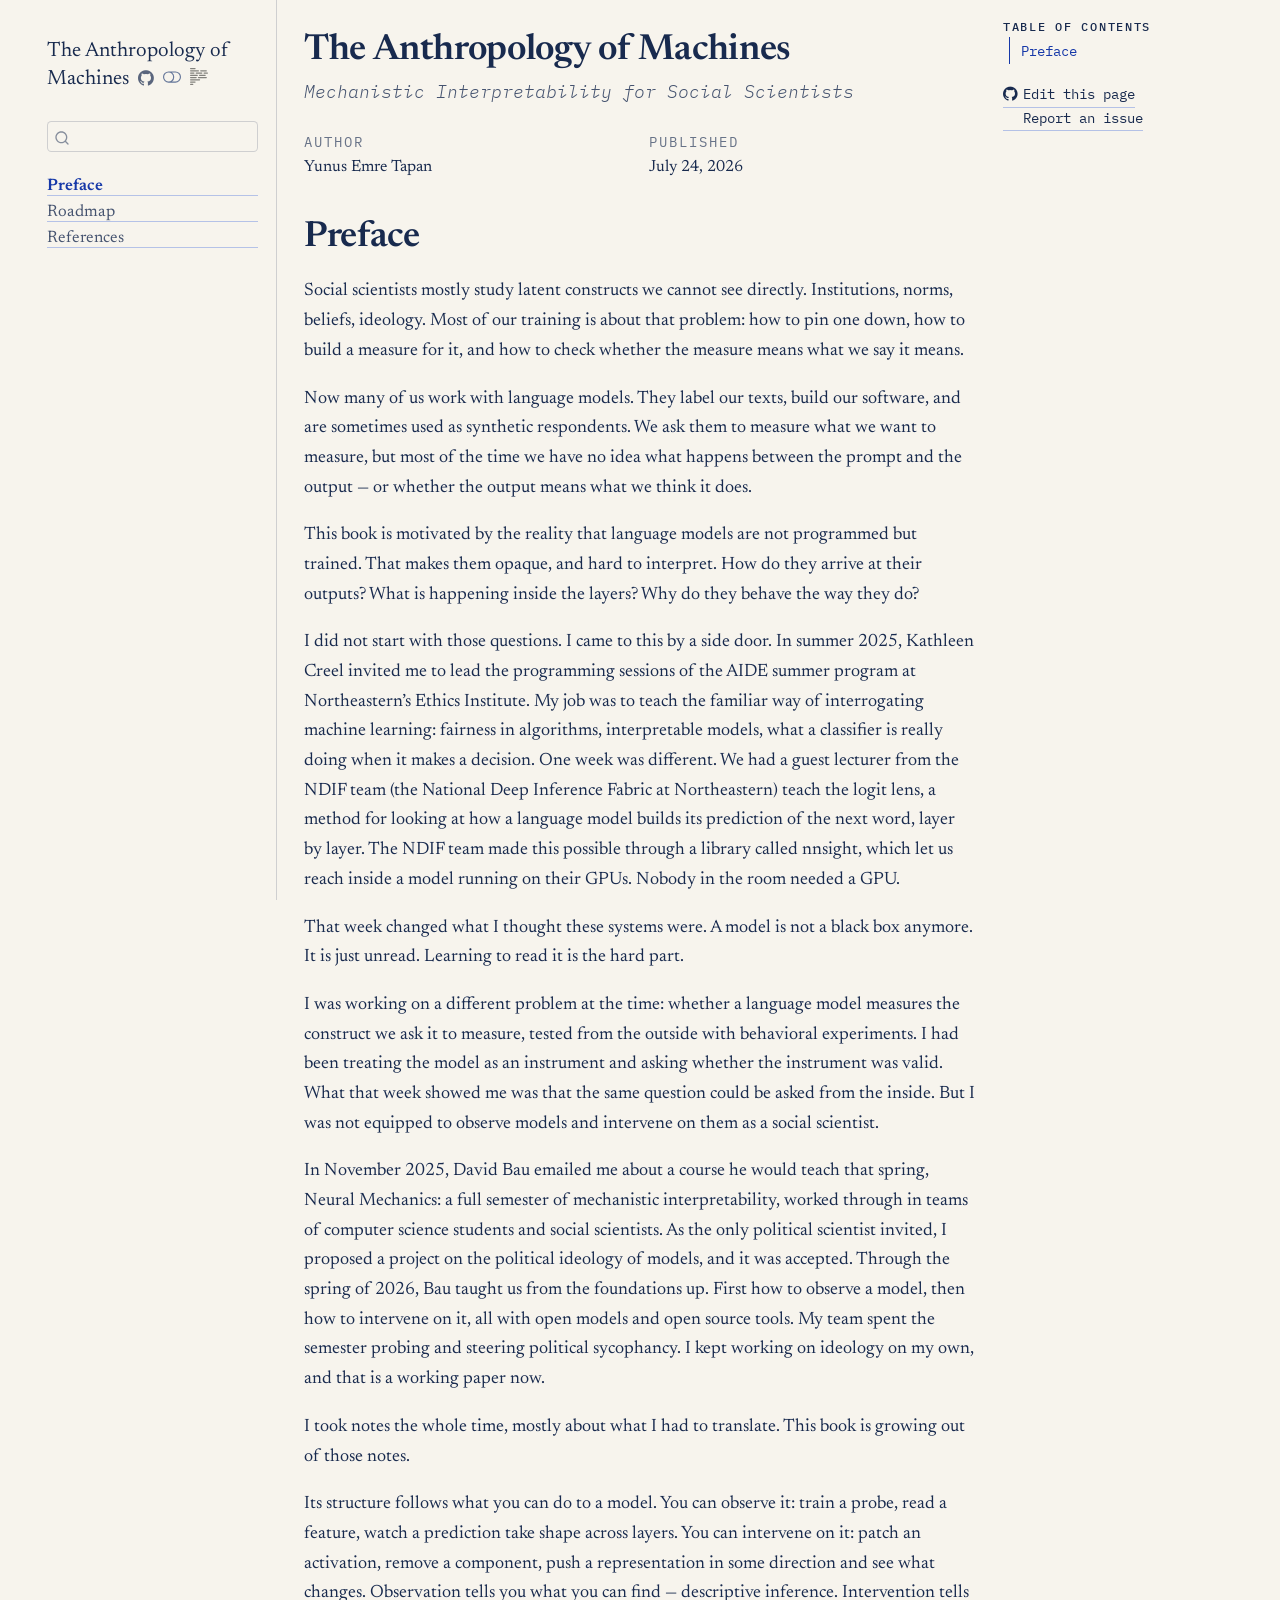
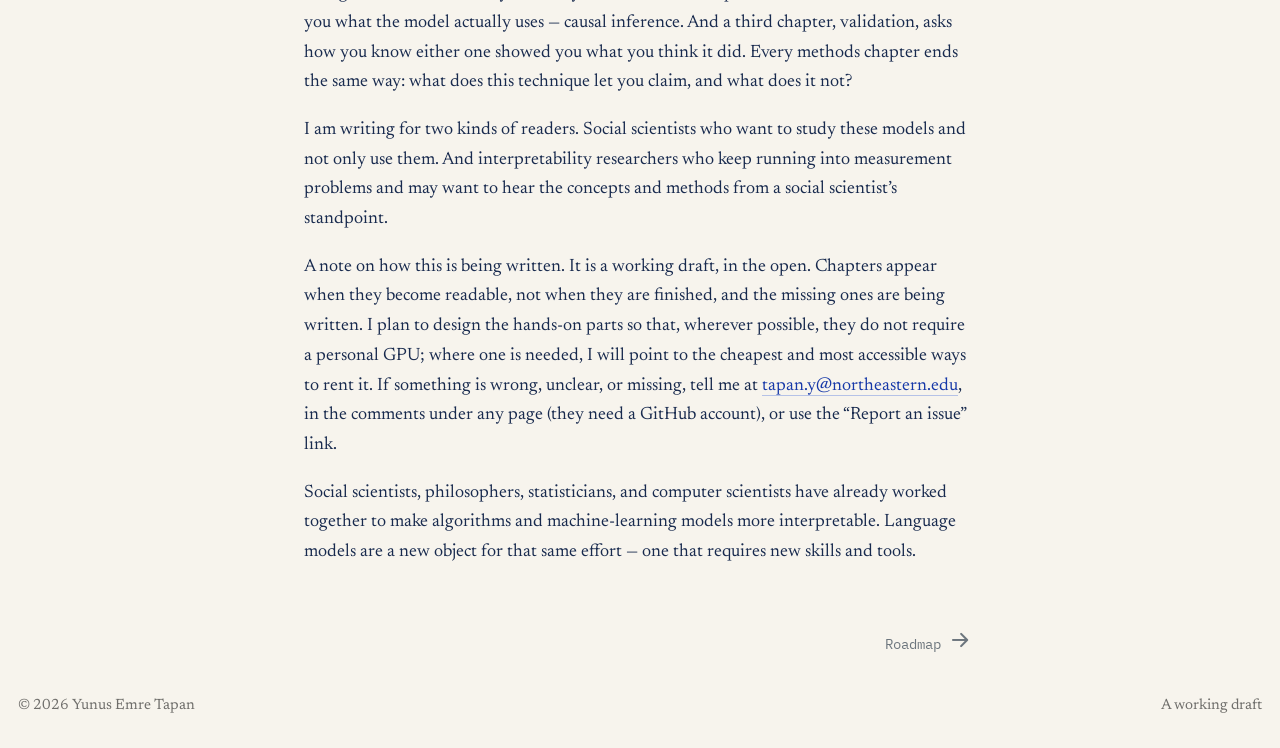
<file: index.html>
<!DOCTYPE html>
<html xmlns="http://www.w3.org/1999/xhtml" lang="en" xml:lang="en"><head>

<meta charset="utf-8">
<meta name="generator" content="quarto-1.7.33">

<meta name="viewport" content="width=device-width, initial-scale=1.0, user-scalable=yes">

<meta name="author" content="Yunus Emre Tapan">
<meta name="dcterms.date" content="2026-07-24">

<title>The Anthropology of Machines</title>
<style>
code{white-space: pre-wrap;}
span.smallcaps{font-variant: small-caps;}
div.columns{display: flex; gap: min(4vw, 1.5em);}
div.column{flex: auto; overflow-x: auto;}
div.hanging-indent{margin-left: 1.5em; text-indent: -1.5em;}
ul.task-list{list-style: none;}
ul.task-list li input[type="checkbox"] {
  width: 0.8em;
  margin: 0 0.8em 0.2em -1em; /* quarto-specific, see https://github.com/quarto-dev/quarto-cli/issues/4556 */ 
  vertical-align: middle;
}
</style>


<script src="site_libs/quarto-nav/quarto-nav.js"></script>
<script src="site_libs/quarto-nav/headroom.min.js"></script>
<script src="site_libs/clipboard/clipboard.min.js"></script>
<script src="site_libs/quarto-search/autocomplete.umd.js"></script>
<script src="site_libs/quarto-search/fuse.min.js"></script>
<script src="site_libs/quarto-search/quarto-search.js"></script>
<meta name="quarto:offset" content="./">
<link href="./roadmap.html" rel="next">
<script src="site_libs/quarto-html/quarto.js" type="module"></script>
<script src="site_libs/quarto-html/tabsets/tabsets.js" type="module"></script>
<script src="site_libs/quarto-html/popper.min.js"></script>
<script src="site_libs/quarto-html/tippy.umd.min.js"></script>
<script src="site_libs/quarto-html/anchor.min.js"></script>
<link href="site_libs/quarto-html/tippy.css" rel="stylesheet">
<link href="site_libs/quarto-html/quarto-syntax-highlighting-7dd2c49cf871c52c0d0b7ccd4cccec9b.css" rel="stylesheet" class="quarto-color-scheme" id="quarto-text-highlighting-styles">
<link href="site_libs/quarto-html/quarto-syntax-highlighting-dark-d736d2a83940e7dd7c7b223bb3d14eae.css" rel="stylesheet" class="quarto-color-scheme quarto-color-alternate" id="quarto-text-highlighting-styles">
<link href="site_libs/quarto-html/quarto-syntax-highlighting-7dd2c49cf871c52c0d0b7ccd4cccec9b.css" rel="stylesheet" class="quarto-color-scheme-extra" id="quarto-text-highlighting-styles">
<script src="site_libs/bootstrap/bootstrap.min.js"></script>
<link href="site_libs/bootstrap/bootstrap-icons.css" rel="stylesheet">
<link href="site_libs/bootstrap/bootstrap-b2f9ab7451d72006998199e61c1aa75a.min.css" rel="stylesheet" append-hash="true" class="quarto-color-scheme" id="quarto-bootstrap" data-mode="light">
<link href="site_libs/bootstrap/bootstrap-dark-08941d5487da363c9069f67ec573bdab.min.css" rel="stylesheet" append-hash="true" class="quarto-color-scheme quarto-color-alternate" id="quarto-bootstrap" data-mode="dark">
<link href="site_libs/bootstrap/bootstrap-b2f9ab7451d72006998199e61c1aa75a.min.css" rel="stylesheet" append-hash="true" class="quarto-color-scheme-extra" id="quarto-bootstrap" data-mode="light">
<script id="quarto-search-options" type="application/json">{
  "location": "sidebar",
  "copy-button": false,
  "collapse-after": 3,
  "panel-placement": "start",
  "type": "textbox",
  "limit": 50,
  "keyboard-shortcut": [
    "f",
    "/",
    "s"
  ],
  "show-item-context": false,
  "language": {
    "search-no-results-text": "No results",
    "search-matching-documents-text": "matching documents",
    "search-copy-link-title": "Copy link to search",
    "search-hide-matches-text": "Hide additional matches",
    "search-more-match-text": "more match in this document",
    "search-more-matches-text": "more matches in this document",
    "search-clear-button-title": "Clear",
    "search-text-placeholder": "",
    "search-detached-cancel-button-title": "Cancel",
    "search-submit-button-title": "Submit",
    "search-label": "Search"
  }
}</script>


</head>

<body class="nav-sidebar floating quarto-light"><script id="quarto-html-before-body" type="application/javascript">
    const toggleBodyColorMode = (bsSheetEl) => {
      const mode = bsSheetEl.getAttribute("data-mode");
      const bodyEl = window.document.querySelector("body");
      if (mode === "dark") {
        bodyEl.classList.add("quarto-dark");
        bodyEl.classList.remove("quarto-light");
      } else {
        bodyEl.classList.add("quarto-light");
        bodyEl.classList.remove("quarto-dark");
      }
    }
    const toggleBodyColorPrimary = () => {
      const bsSheetEl = window.document.querySelector("link#quarto-bootstrap:not([rel=disabled-stylesheet])");
      if (bsSheetEl) {
        toggleBodyColorMode(bsSheetEl);
      }
    }
    const setColorSchemeToggle = (alternate) => {
      const toggles = window.document.querySelectorAll('.quarto-color-scheme-toggle');
      for (let i=0; i < toggles.length; i++) {
        const toggle = toggles[i];
        if (toggle) {
          if (alternate) {
            toggle.classList.add("alternate");
          } else {
            toggle.classList.remove("alternate");
          }
        }
      }
    };
    const toggleColorMode = (alternate) => {
      // Switch the stylesheets
      const primaryStylesheets = window.document.querySelectorAll('link.quarto-color-scheme:not(.quarto-color-alternate)');
      const alternateStylesheets = window.document.querySelectorAll('link.quarto-color-scheme.quarto-color-alternate');
      manageTransitions('#quarto-margin-sidebar .nav-link', false);
      if (alternate) {
        // note: dark is layered on light, we don't disable primary!
        enableStylesheet(alternateStylesheets);
        for (const sheetNode of alternateStylesheets) {
          if (sheetNode.id === "quarto-bootstrap") {
            toggleBodyColorMode(sheetNode);
          }
        }
      } else {
        disableStylesheet(alternateStylesheets);
        enableStylesheet(primaryStylesheets)
        toggleBodyColorPrimary();
      }
      manageTransitions('#quarto-margin-sidebar .nav-link', true);
      // Switch the toggles
      setColorSchemeToggle(alternate)
      // Hack to workaround the fact that safari doesn't
      // properly recolor the scrollbar when toggling (#1455)
      if (navigator.userAgent.indexOf('Safari') > 0 && navigator.userAgent.indexOf('Chrome') == -1) {
        manageTransitions("body", false);
        window.scrollTo(0, 1);
        setTimeout(() => {
          window.scrollTo(0, 0);
          manageTransitions("body", true);
        }, 40);
      }
    }
    const disableStylesheet = (stylesheets) => {
      for (let i=0; i < stylesheets.length; i++) {
        const stylesheet = stylesheets[i];
        stylesheet.rel = 'disabled-stylesheet';
      }
    }
    const enableStylesheet = (stylesheets) => {
      for (let i=0; i < stylesheets.length; i++) {
        const stylesheet = stylesheets[i];
        if(stylesheet.rel !== 'stylesheet') { // for Chrome, which will still FOUC without this check
          stylesheet.rel = 'stylesheet';
        }
      }
    }
    const manageTransitions = (selector, allowTransitions) => {
      const els = window.document.querySelectorAll(selector);
      for (let i=0; i < els.length; i++) {
        const el = els[i];
        if (allowTransitions) {
          el.classList.remove('notransition');
        } else {
          el.classList.add('notransition');
        }
      }
    }
    const isFileUrl = () => {
      return window.location.protocol === 'file:';
    }
    const hasAlternateSentinel = () => {
      let styleSentinel = getColorSchemeSentinel();
      if (styleSentinel !== null) {
        return styleSentinel === "alternate";
      } else {
        return false;
      }
    }
    const setStyleSentinel = (alternate) => {
      const value = alternate ? "alternate" : "default";
      if (!isFileUrl()) {
        window.localStorage.setItem("quarto-color-scheme", value);
      } else {
        localAlternateSentinel = value;
      }
    }
    const getColorSchemeSentinel = () => {
      if (!isFileUrl()) {
        const storageValue = window.localStorage.getItem("quarto-color-scheme");
        return storageValue != null ? storageValue : localAlternateSentinel;
      } else {
        return localAlternateSentinel;
      }
    }
    const toggleGiscusIfUsed = (isAlternate, darkModeDefault) => {
      const baseTheme = document.querySelector('#giscus-base-theme')?.value ?? 'light';
      const alternateTheme = document.querySelector('#giscus-alt-theme')?.value ?? 'dark';
      let newTheme = '';
      if(authorPrefersDark) {
        newTheme = isAlternate ? baseTheme : alternateTheme;
      } else {
        newTheme = isAlternate ? alternateTheme : baseTheme;
      }
      const changeGiscusTheme = () => {
        // From: https://github.com/giscus/giscus/issues/336
        const sendMessage = (message) => {
          const iframe = document.querySelector('iframe.giscus-frame');
          if (!iframe) return;
          iframe.contentWindow.postMessage({ giscus: message }, 'https://giscus.app');
        }
        sendMessage({
          setConfig: {
            theme: newTheme
          }
        });
      }
      const isGiscussLoaded = window.document.querySelector('iframe.giscus-frame') !== null;
      if (isGiscussLoaded) {
        changeGiscusTheme();
      }
    };
    const authorPrefersDark = false;
    const queryPrefersDark = window.matchMedia('(prefers-color-scheme: dark)');
    const darkModeDefault = queryPrefersDark.matches;
      document.querySelector('link#quarto-text-highlighting-styles.quarto-color-scheme-extra').rel = 'disabled-stylesheet';
      document.querySelector('link#quarto-bootstrap.quarto-color-scheme-extra').rel = 'disabled-stylesheet';
    let localAlternateSentinel = darkModeDefault ? 'alternate' : 'default';
    // Dark / light mode switch
    window.quartoToggleColorScheme = () => {
      // Read the current dark / light value
      let toAlternate = !hasAlternateSentinel();
      toggleColorMode(toAlternate);
      setStyleSentinel(toAlternate);
      toggleGiscusIfUsed(toAlternate, darkModeDefault);
      window.dispatchEvent(new Event('resize'));
    };
    queryPrefersDark.addEventListener("change", e => {
      if(window.localStorage.getItem("quarto-color-scheme") !== null)
        return;
      const alternate = e.matches
      toggleColorMode(alternate);
      localAlternateSentinel = e.matches ? 'alternate' : 'default'; // this is used alongside local storage!
      toggleGiscusIfUsed(alternate, darkModeDefault);
    });
    // Switch to dark mode if need be
    if (hasAlternateSentinel()) {
      toggleColorMode(true);
    } else {
      toggleColorMode(false);
    }
  </script>

<div id="quarto-search-results"></div>
  <header id="quarto-header" class="headroom fixed-top">
  <nav class="quarto-secondary-nav">
    <div class="container-fluid d-flex">
      <button type="button" class="quarto-btn-toggle btn" data-bs-toggle="collapse" role="button" data-bs-target=".quarto-sidebar-collapse-item" aria-controls="quarto-sidebar" aria-expanded="false" aria-label="Toggle sidebar navigation" onclick="if (window.quartoToggleHeadroom) { window.quartoToggleHeadroom(); }">
        <i class="bi bi-layout-text-sidebar-reverse"></i>
      </button>
        <nav class="quarto-page-breadcrumbs" aria-label="breadcrumb"><ol class="breadcrumb"><li class="breadcrumb-item"><a href="./index.html">Preface</a></li></ol></nav>
        <a class="flex-grow-1" role="navigation" data-bs-toggle="collapse" data-bs-target=".quarto-sidebar-collapse-item" aria-controls="quarto-sidebar" aria-expanded="false" aria-label="Toggle sidebar navigation" onclick="if (window.quartoToggleHeadroom) { window.quartoToggleHeadroom(); }">      
        </a>
      <button type="button" class="btn quarto-search-button" aria-label="Search" onclick="window.quartoOpenSearch();">
        <i class="bi bi-search"></i>
      </button>
    </div>
  </nav>
</header>
<!-- content -->
<div id="quarto-content" class="quarto-container page-columns page-rows-contents page-layout-article">
<!-- sidebar -->
  <nav id="quarto-sidebar" class="sidebar collapse collapse-horizontal quarto-sidebar-collapse-item sidebar-navigation floating overflow-auto">
    <div class="pt-lg-2 mt-2 text-left sidebar-header">
    <div class="sidebar-title mb-0 py-0">
      <a href="./">The Anthropology of Machines</a> 
        <div class="sidebar-tools-main tools-wide">
    <a href="https://github.com/tapanyemre/anthropology-of-machines" title="Source Code" class="quarto-navigation-tool px-1" aria-label="Source Code"><i class="bi bi-github"></i></a>
  <a href="" class="quarto-color-scheme-toggle quarto-navigation-tool  px-1" onclick="window.quartoToggleColorScheme(); return false;" title="Toggle dark mode"><i class="bi"></i></a>
  <a href="" class="quarto-reader-toggle quarto-navigation-tool px-1" onclick="window.quartoToggleReader(); return false;" title="Toggle reader mode">
  <div class="quarto-reader-toggle-btn">
  <i class="bi"></i>
  </div>
</a>
</div>
    </div>
      </div>
        <div class="mt-2 flex-shrink-0 align-items-center">
        <div class="sidebar-search">
        <div id="quarto-search" class="" title="Search"></div>
        </div>
        </div>
    <div class="sidebar-menu-container"> 
    <ul class="list-unstyled mt-1">
        <li class="sidebar-item">
  <div class="sidebar-item-container"> 
  <a href="./index.html" class="sidebar-item-text sidebar-link active">
 <span class="menu-text">Preface</span></a>
  </div>
</li>
        <li class="sidebar-item">
  <div class="sidebar-item-container"> 
  <a href="./roadmap.html" class="sidebar-item-text sidebar-link">
 <span class="menu-text">Roadmap</span></a>
  </div>
</li>
        <li class="sidebar-item">
  <div class="sidebar-item-container"> 
  <a href="./references.html" class="sidebar-item-text sidebar-link">
 <span class="menu-text">References</span></a>
  </div>
</li>
    </ul>
    </div>
</nav>
<div id="quarto-sidebar-glass" class="quarto-sidebar-collapse-item" data-bs-toggle="collapse" data-bs-target=".quarto-sidebar-collapse-item"></div>
<!-- margin-sidebar -->
    <div id="quarto-margin-sidebar" class="sidebar margin-sidebar">
        <nav id="TOC" role="doc-toc" class="toc-active">
    <h2 id="toc-title">Table of contents</h2>
   
  <ul>
  <li><a href="#preface" id="toc-preface" class="nav-link active" data-scroll-target="#preface">Preface</a></li>
  </ul>
<div class="toc-actions"><ul><li><a href="https://github.com/tapanyemre/anthropology-of-machines/edit/main/index.qmd" class="toc-action"><i class="bi bi-github"></i>Edit this page</a></li><li><a href="https://github.com/tapanyemre/anthropology-of-machines/issues/new" class="toc-action"><i class="bi empty"></i>Report an issue</a></li></ul></div></nav>
    </div>
<!-- main -->
<main class="content" id="quarto-document-content">


<header id="title-block-header" class="quarto-title-block default">
<div class="quarto-title">
<h1 class="title">The Anthropology of Machines</h1>
<p class="subtitle lead">Mechanistic Interpretability for Social Scientists</p>
</div>



<div class="quarto-title-meta">

    <div>
    <div class="quarto-title-meta-heading">Author</div>
    <div class="quarto-title-meta-contents">
             <p>Yunus Emre Tapan </p>
          </div>
  </div>
    
    <div>
    <div class="quarto-title-meta-heading">Published</div>
    <div class="quarto-title-meta-contents">
      <p class="date">July 24, 2026</p>
    </div>
  </div>
  
    
  </div>
  


</header>


<section id="preface" class="level1 unnumbered">
<h1 class="unnumbered">Preface</h1>
<!-- Preface. "A model is not a black box anymore. It is just unread." echoes his
     SICSS-Istanbul talk (July 2026). Reviewer-passed and copy-edited 24 July 2026;
     plain register, his voice. -->
<p>Social scientists mostly study latent constructs we cannot see directly. Institutions, norms, beliefs, ideology. Most of our training is about that problem: how to pin one down, how to build a measure for it, and how to check whether the measure means what we say it means.</p>
<p>Now many of us work with language models. They label our texts, build our software, and are sometimes used as synthetic respondents. We ask them to measure what we want to measure, but most of the time we have no idea what happens between the prompt and the output — or whether the output means what we think it does.</p>
<p>This book is motivated by the reality that language models are not programmed but trained. That makes them opaque, and hard to interpret. How do they arrive at their outputs? What is happening inside the layers? Why do they behave the way they do?</p>
<p>I did not start with those questions. I came to this by a side door. In summer 2025, Kathleen Creel invited me to lead the programming sessions of the AIDE summer program at Northeastern’s Ethics Institute. My job was to teach the familiar way of interrogating machine learning: fairness in algorithms, interpretable models, what a classifier is really doing when it makes a decision. One week was different. We had a guest lecturer from the NDIF team (the National Deep Inference Fabric at Northeastern) teach the logit lens, a method for looking at how a language model builds its prediction of the next word, layer by layer. The NDIF team made this possible through a library called nnsight, which let us reach inside a model running on their GPUs. Nobody in the room needed a GPU.</p>
<p>That week changed what I thought these systems were. A model is not a black box anymore. It is just unread. Learning to read it is the hard part.</p>
<p>I was working on a different problem at the time: whether a language model measures the construct we ask it to measure, tested from the outside with behavioral experiments. I had been treating the model as an instrument and asking whether the instrument was valid. What that week showed me was that the same question could be asked from the inside. But I was not equipped to observe models and intervene on them as a social scientist.</p>
<p>In November 2025, David Bau emailed me about a course he would teach that spring, Neural Mechanics: a full semester of mechanistic interpretability, worked through in teams of computer science students and social scientists. As the only political scientist invited, I proposed a project on the political ideology of models, and it was accepted. Through the spring of 2026, Bau taught us from the foundations up. First how to observe a model, then how to intervene on it, all with open models and open source tools. My team spent the semester probing and steering political sycophancy. I kept working on ideology on my own, and that is a working paper now.</p>
<p>I took notes the whole time, mostly about what I had to translate. This book is growing out of those notes.</p>
<p>Its structure follows what you can do to a model. You can observe it: train a probe, read a feature, watch a prediction take shape across layers. You can intervene on it: patch an activation, remove a component, push a representation in some direction and see what changes. Observation tells you what you can find — descriptive inference. Intervention tells you what the model actually uses — causal inference. And a third chapter, validation, asks how you know either one showed you what you think it did. Every methods chapter ends the same way: what does this technique let you claim, and what does it not?</p>
<p>I am writing for two kinds of readers. Social scientists who want to study these models and not only use them. And interpretability researchers who keep running into measurement problems and may want to hear the concepts and methods from a social scientist’s standpoint.</p>
<p>A note on how this is being written. It is a working draft, in the open. Chapters appear when they become readable, not when they are finished, and the missing ones are being written. I plan to design the hands-on parts so that, wherever possible, they do not require a personal GPU; where one is needed, I will point to the cheapest and most accessible ways to rent it. If something is wrong, unclear, or missing, tell me at <a href="mailto:tapan.y@northeastern.edu">tapan.y@northeastern.edu</a>, in the comments under any page (they need a GitHub account), or use the “Report an issue” link.</p>
<p>Social scientists, philosophers, statisticians, and computer scientists have already worked together to make algorithms and machine-learning models more interpretable. Language models are a new object for that same effort — one that requires new skills and tools.</p>


</section>

</main> <!-- /main -->
<script id="quarto-html-after-body" type="application/javascript">
  window.document.addEventListener("DOMContentLoaded", function (event) {
    // Ensure there is a toggle, if there isn't float one in the top right
    if (window.document.querySelector('.quarto-color-scheme-toggle') === null) {
      const a = window.document.createElement('a');
      a.classList.add('top-right');
      a.classList.add('quarto-color-scheme-toggle');
      a.href = "";
      a.onclick = function() { try { window.quartoToggleColorScheme(); } catch {} return false; };
      const i = window.document.createElement("i");
      i.classList.add('bi');
      a.appendChild(i);
      window.document.body.appendChild(a);
    }
    setColorSchemeToggle(hasAlternateSentinel())
    const icon = "";
    const anchorJS = new window.AnchorJS();
    anchorJS.options = {
      placement: 'right',
      icon: icon
    };
    anchorJS.add('.anchored');
    const isCodeAnnotation = (el) => {
      for (const clz of el.classList) {
        if (clz.startsWith('code-annotation-')) {                     
          return true;
        }
      }
      return false;
    }
    const onCopySuccess = function(e) {
      // button target
      const button = e.trigger;
      // don't keep focus
      button.blur();
      // flash "checked"
      button.classList.add('code-copy-button-checked');
      var currentTitle = button.getAttribute("title");
      button.setAttribute("title", "Copied!");
      let tooltip;
      if (window.bootstrap) {
        button.setAttribute("data-bs-toggle", "tooltip");
        button.setAttribute("data-bs-placement", "left");
        button.setAttribute("data-bs-title", "Copied!");
        tooltip = new bootstrap.Tooltip(button, 
          { trigger: "manual", 
            customClass: "code-copy-button-tooltip",
            offset: [0, -8]});
        tooltip.show();    
      }
      setTimeout(function() {
        if (tooltip) {
          tooltip.hide();
          button.removeAttribute("data-bs-title");
          button.removeAttribute("data-bs-toggle");
          button.removeAttribute("data-bs-placement");
        }
        button.setAttribute("title", currentTitle);
        button.classList.remove('code-copy-button-checked');
      }, 1000);
      // clear code selection
      e.clearSelection();
    }
    const getTextToCopy = function(trigger) {
        const codeEl = trigger.previousElementSibling.cloneNode(true);
        for (const childEl of codeEl.children) {
          if (isCodeAnnotation(childEl)) {
            childEl.remove();
          }
        }
        return codeEl.innerText;
    }
    const clipboard = new window.ClipboardJS('.code-copy-button:not([data-in-quarto-modal])', {
      text: getTextToCopy
    });
    clipboard.on('success', onCopySuccess);
    if (window.document.getElementById('quarto-embedded-source-code-modal')) {
      const clipboardModal = new window.ClipboardJS('.code-copy-button[data-in-quarto-modal]', {
        text: getTextToCopy,
        container: window.document.getElementById('quarto-embedded-source-code-modal')
      });
      clipboardModal.on('success', onCopySuccess);
    }
      var localhostRegex = new RegExp(/^(?:http|https):\/\/localhost\:?[0-9]*\//);
      var mailtoRegex = new RegExp(/^mailto:/);
        var filterRegex = new RegExp("https:\/\/yemretapan\.com\/anthropology-of-machines");
      var isInternal = (href) => {
          return filterRegex.test(href) || localhostRegex.test(href) || mailtoRegex.test(href);
      }
      // Inspect non-navigation links and adorn them if external
     var links = window.document.querySelectorAll('a[href]:not(.nav-link):not(.navbar-brand):not(.toc-action):not(.sidebar-link):not(.sidebar-item-toggle):not(.pagination-link):not(.no-external):not([aria-hidden]):not(.dropdown-item):not(.quarto-navigation-tool):not(.about-link)');
      for (var i=0; i<links.length; i++) {
        const link = links[i];
        if (!isInternal(link.href)) {
          // undo the damage that might have been done by quarto-nav.js in the case of
          // links that we want to consider external
          if (link.dataset.originalHref !== undefined) {
            link.href = link.dataset.originalHref;
          }
        }
      }
    function tippyHover(el, contentFn, onTriggerFn, onUntriggerFn) {
      const config = {
        allowHTML: true,
        maxWidth: 500,
        delay: 100,
        arrow: false,
        appendTo: function(el) {
            return el.parentElement;
        },
        interactive: true,
        interactiveBorder: 10,
        theme: 'quarto',
        placement: 'bottom-start',
      };
      if (contentFn) {
        config.content = contentFn;
      }
      if (onTriggerFn) {
        config.onTrigger = onTriggerFn;
      }
      if (onUntriggerFn) {
        config.onUntrigger = onUntriggerFn;
      }
      window.tippy(el, config); 
    }
    const noterefs = window.document.querySelectorAll('a[role="doc-noteref"]');
    for (var i=0; i<noterefs.length; i++) {
      const ref = noterefs[i];
      tippyHover(ref, function() {
        // use id or data attribute instead here
        let href = ref.getAttribute('data-footnote-href') || ref.getAttribute('href');
        try { href = new URL(href).hash; } catch {}
        const id = href.replace(/^#\/?/, "");
        const note = window.document.getElementById(id);
        if (note) {
          return note.innerHTML;
        } else {
          return "";
        }
      });
    }
    const xrefs = window.document.querySelectorAll('a.quarto-xref');
    const processXRef = (id, note) => {
      // Strip column container classes
      const stripColumnClz = (el) => {
        el.classList.remove("page-full", "page-columns");
        if (el.children) {
          for (const child of el.children) {
            stripColumnClz(child);
          }
        }
      }
      stripColumnClz(note)
      if (id === null || id.startsWith('sec-')) {
        // Special case sections, only their first couple elements
        const container = document.createElement("div");
        if (note.children && note.children.length > 2) {
          container.appendChild(note.children[0].cloneNode(true));
          for (let i = 1; i < note.children.length; i++) {
            const child = note.children[i];
            if (child.tagName === "P" && child.innerText === "") {
              continue;
            } else {
              container.appendChild(child.cloneNode(true));
              break;
            }
          }
          if (window.Quarto?.typesetMath) {
            window.Quarto.typesetMath(container);
          }
          return container.innerHTML
        } else {
          if (window.Quarto?.typesetMath) {
            window.Quarto.typesetMath(note);
          }
          return note.innerHTML;
        }
      } else {
        // Remove any anchor links if they are present
        const anchorLink = note.querySelector('a.anchorjs-link');
        if (anchorLink) {
          anchorLink.remove();
        }
        if (window.Quarto?.typesetMath) {
          window.Quarto.typesetMath(note);
        }
        if (note.classList.contains("callout")) {
          return note.outerHTML;
        } else {
          return note.innerHTML;
        }
      }
    }
    for (var i=0; i<xrefs.length; i++) {
      const xref = xrefs[i];
      tippyHover(xref, undefined, function(instance) {
        instance.disable();
        let url = xref.getAttribute('href');
        let hash = undefined; 
        if (url.startsWith('#')) {
          hash = url;
        } else {
          try { hash = new URL(url).hash; } catch {}
        }
        if (hash) {
          const id = hash.replace(/^#\/?/, "");
          const note = window.document.getElementById(id);
          if (note !== null) {
            try {
              const html = processXRef(id, note.cloneNode(true));
              instance.setContent(html);
            } finally {
              instance.enable();
              instance.show();
            }
          } else {
            // See if we can fetch this
            fetch(url.split('#')[0])
            .then(res => res.text())
            .then(html => {
              const parser = new DOMParser();
              const htmlDoc = parser.parseFromString(html, "text/html");
              const note = htmlDoc.getElementById(id);
              if (note !== null) {
                const html = processXRef(id, note);
                instance.setContent(html);
              } 
            }).finally(() => {
              instance.enable();
              instance.show();
            });
          }
        } else {
          // See if we can fetch a full url (with no hash to target)
          // This is a special case and we should probably do some content thinning / targeting
          fetch(url)
          .then(res => res.text())
          .then(html => {
            const parser = new DOMParser();
            const htmlDoc = parser.parseFromString(html, "text/html");
            const note = htmlDoc.querySelector('main.content');
            if (note !== null) {
              // This should only happen for chapter cross references
              // (since there is no id in the URL)
              // remove the first header
              if (note.children.length > 0 && note.children[0].tagName === "HEADER") {
                note.children[0].remove();
              }
              const html = processXRef(null, note);
              instance.setContent(html);
            } 
          }).finally(() => {
            instance.enable();
            instance.show();
          });
        }
      }, function(instance) {
      });
    }
        let selectedAnnoteEl;
        const selectorForAnnotation = ( cell, annotation) => {
          let cellAttr = 'data-code-cell="' + cell + '"';
          let lineAttr = 'data-code-annotation="' +  annotation + '"';
          const selector = 'span[' + cellAttr + '][' + lineAttr + ']';
          return selector;
        }
        const selectCodeLines = (annoteEl) => {
          const doc = window.document;
          const targetCell = annoteEl.getAttribute("data-target-cell");
          const targetAnnotation = annoteEl.getAttribute("data-target-annotation");
          const annoteSpan = window.document.querySelector(selectorForAnnotation(targetCell, targetAnnotation));
          const lines = annoteSpan.getAttribute("data-code-lines").split(",");
          const lineIds = lines.map((line) => {
            return targetCell + "-" + line;
          })
          let top = null;
          let height = null;
          let parent = null;
          if (lineIds.length > 0) {
              //compute the position of the single el (top and bottom and make a div)
              const el = window.document.getElementById(lineIds[0]);
              top = el.offsetTop;
              height = el.offsetHeight;
              parent = el.parentElement.parentElement;
            if (lineIds.length > 1) {
              const lastEl = window.document.getElementById(lineIds[lineIds.length - 1]);
              const bottom = lastEl.offsetTop + lastEl.offsetHeight;
              height = bottom - top;
            }
            if (top !== null && height !== null && parent !== null) {
              // cook up a div (if necessary) and position it 
              let div = window.document.getElementById("code-annotation-line-highlight");
              if (div === null) {
                div = window.document.createElement("div");
                div.setAttribute("id", "code-annotation-line-highlight");
                div.style.position = 'absolute';
                parent.appendChild(div);
              }
              div.style.top = top - 2 + "px";
              div.style.height = height + 4 + "px";
              div.style.left = 0;
              let gutterDiv = window.document.getElementById("code-annotation-line-highlight-gutter");
              if (gutterDiv === null) {
                gutterDiv = window.document.createElement("div");
                gutterDiv.setAttribute("id", "code-annotation-line-highlight-gutter");
                gutterDiv.style.position = 'absolute';
                const codeCell = window.document.getElementById(targetCell);
                const gutter = codeCell.querySelector('.code-annotation-gutter');
                gutter.appendChild(gutterDiv);
              }
              gutterDiv.style.top = top - 2 + "px";
              gutterDiv.style.height = height + 4 + "px";
            }
            selectedAnnoteEl = annoteEl;
          }
        };
        const unselectCodeLines = () => {
          const elementsIds = ["code-annotation-line-highlight", "code-annotation-line-highlight-gutter"];
          elementsIds.forEach((elId) => {
            const div = window.document.getElementById(elId);
            if (div) {
              div.remove();
            }
          });
          selectedAnnoteEl = undefined;
        };
          // Handle positioning of the toggle
      window.addEventListener(
        "resize",
        throttle(() => {
          elRect = undefined;
          if (selectedAnnoteEl) {
            selectCodeLines(selectedAnnoteEl);
          }
        }, 10)
      );
      function throttle(fn, ms) {
      let throttle = false;
      let timer;
        return (...args) => {
          if(!throttle) { // first call gets through
              fn.apply(this, args);
              throttle = true;
          } else { // all the others get throttled
              if(timer) clearTimeout(timer); // cancel #2
              timer = setTimeout(() => {
                fn.apply(this, args);
                timer = throttle = false;
              }, ms);
          }
        };
      }
        // Attach click handler to the DT
        const annoteDls = window.document.querySelectorAll('dt[data-target-cell]');
        for (const annoteDlNode of annoteDls) {
          annoteDlNode.addEventListener('click', (event) => {
            const clickedEl = event.target;
            if (clickedEl !== selectedAnnoteEl) {
              unselectCodeLines();
              const activeEl = window.document.querySelector('dt[data-target-cell].code-annotation-active');
              if (activeEl) {
                activeEl.classList.remove('code-annotation-active');
              }
              selectCodeLines(clickedEl);
              clickedEl.classList.add('code-annotation-active');
            } else {
              // Unselect the line
              unselectCodeLines();
              clickedEl.classList.remove('code-annotation-active');
            }
          });
        }
    const findCites = (el) => {
      const parentEl = el.parentElement;
      if (parentEl) {
        const cites = parentEl.dataset.cites;
        if (cites) {
          return {
            el,
            cites: cites.split(' ')
          };
        } else {
          return findCites(el.parentElement)
        }
      } else {
        return undefined;
      }
    };
    var bibliorefs = window.document.querySelectorAll('a[role="doc-biblioref"]');
    for (var i=0; i<bibliorefs.length; i++) {
      const ref = bibliorefs[i];
      const citeInfo = findCites(ref);
      if (citeInfo) {
        tippyHover(citeInfo.el, function() {
          var popup = window.document.createElement('div');
          citeInfo.cites.forEach(function(cite) {
            var citeDiv = window.document.createElement('div');
            citeDiv.classList.add('hanging-indent');
            citeDiv.classList.add('csl-entry');
            var biblioDiv = window.document.getElementById('ref-' + cite);
            if (biblioDiv) {
              citeDiv.innerHTML = biblioDiv.innerHTML;
            }
            popup.appendChild(citeDiv);
          });
          return popup.innerHTML;
        });
      }
    }
  });
  </script>
<input type="hidden" id="giscus-base-theme" value="preferred_color_scheme">
<input type="hidden" id="giscus-alt-theme" value="preferred_color_scheme">
<script>
  function loadGiscus() {
    // Function to get the theme based on body class
    const getTheme = () => {
      let baseTheme = document.getElementById('giscus-base-theme').value;
      let altTheme = document.getElementById('giscus-alt-theme').value;
      if (authorPrefersDark) {
          [baseTheme, altTheme] = [altTheme, baseTheme];
      }
      return document.body.classList.contains('quarto-dark') ? altTheme : baseTheme;
    };
    const script = document.createElement("script");
    script.src = "https://giscus.app/client.js";
    script.async = true;
    script.dataset.repo = "tapanyemre/anthropology-of-machines";
    script.dataset.repoId = "R_kgDOTh5YUg";
    script.dataset.category = "General";
    script.dataset.categoryId = "DIC_kwDOTh5YUs4DB2et";
    script.dataset.mapping = "pathname";
    script.dataset.reactionsEnabled = "1";
    script.dataset.emitMetadata = "0";
    script.dataset.inputPosition = "bottom";
    script.dataset.theme = getTheme();
    script.dataset.lang = "en";
    script.crossOrigin = "anonymous";
    // Append the script to the desired div instead of at the end of the body
    document.getElementById("quarto-content").appendChild(script);
  }
  loadGiscus();
</script>
<nav class="page-navigation">
  <div class="nav-page nav-page-previous">
  </div>
  <div class="nav-page nav-page-next">
      <a href="./roadmap.html" class="pagination-link" aria-label="Roadmap">
        <span class="nav-page-text">Roadmap</span> <i class="bi bi-arrow-right-short"></i>
      </a>
  </div>
</nav>
</div> <!-- /content -->
<footer class="footer">
  <div class="nav-footer">
    <div class="nav-footer-left">
<p>© 2026 Yunus Emre Tapan</p>
</div>   
    <div class="nav-footer-center">
      &nbsp;
    <div class="toc-actions d-sm-block d-md-none"><ul><li><a href="https://github.com/tapanyemre/anthropology-of-machines/edit/main/index.qmd" class="toc-action"><i class="bi bi-github"></i>Edit this page</a></li><li><a href="https://github.com/tapanyemre/anthropology-of-machines/issues/new" class="toc-action"><i class="bi empty"></i>Report an issue</a></li></ul></div></div>
    <div class="nav-footer-right">
<p>A working draft</p>
</div>
  </div>
</footer>




</body></html>
</file>
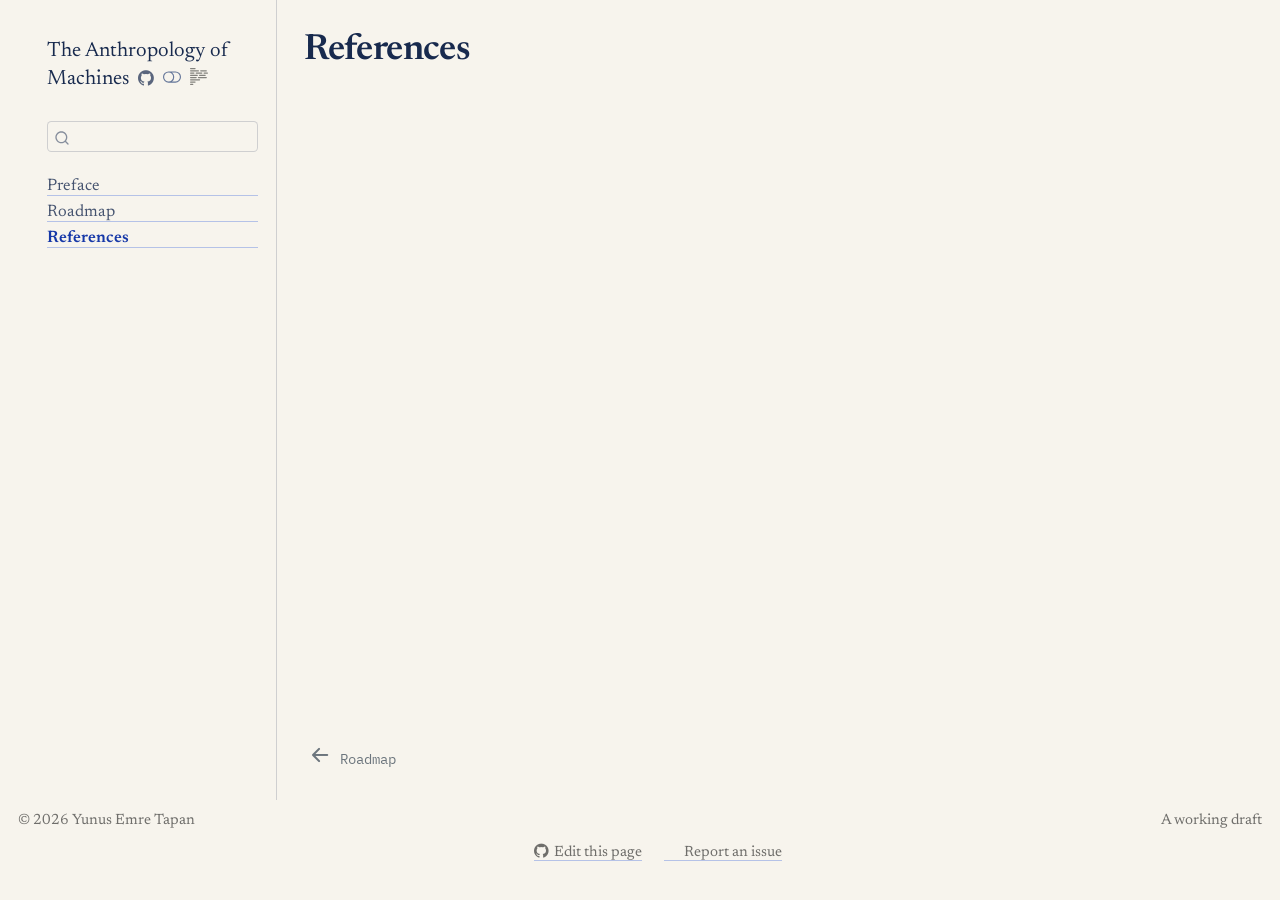
<file: references.html>
<!DOCTYPE html>
<html xmlns="http://www.w3.org/1999/xhtml" lang="en" xml:lang="en"><head>

<meta charset="utf-8">
<meta name="generator" content="quarto-1.7.33">

<meta name="viewport" content="width=device-width, initial-scale=1.0, user-scalable=yes">


<title>References – The Anthropology of Machines</title>
<style>
code{white-space: pre-wrap;}
span.smallcaps{font-variant: small-caps;}
div.columns{display: flex; gap: min(4vw, 1.5em);}
div.column{flex: auto; overflow-x: auto;}
div.hanging-indent{margin-left: 1.5em; text-indent: -1.5em;}
ul.task-list{list-style: none;}
ul.task-list li input[type="checkbox"] {
  width: 0.8em;
  margin: 0 0.8em 0.2em -1em; /* quarto-specific, see https://github.com/quarto-dev/quarto-cli/issues/4556 */ 
  vertical-align: middle;
}
/* CSS for citations */
div.csl-bib-body { }
div.csl-entry {
  clear: both;
}
.hanging-indent div.csl-entry {
  margin-left:2em;
  text-indent:-2em;
}
div.csl-left-margin {
  min-width:2em;
  float:left;
}
div.csl-right-inline {
  margin-left:2em;
  padding-left:1em;
}
div.csl-indent {
  margin-left: 2em;
}</style>


<script src="site_libs/quarto-nav/quarto-nav.js"></script>
<script src="site_libs/quarto-nav/headroom.min.js"></script>
<script src="site_libs/clipboard/clipboard.min.js"></script>
<script src="site_libs/quarto-search/autocomplete.umd.js"></script>
<script src="site_libs/quarto-search/fuse.min.js"></script>
<script src="site_libs/quarto-search/quarto-search.js"></script>
<meta name="quarto:offset" content="./">
<link href="./roadmap.html" rel="prev">
<script src="site_libs/quarto-html/quarto.js" type="module"></script>
<script src="site_libs/quarto-html/tabsets/tabsets.js" type="module"></script>
<script src="site_libs/quarto-html/popper.min.js"></script>
<script src="site_libs/quarto-html/tippy.umd.min.js"></script>
<script src="site_libs/quarto-html/anchor.min.js"></script>
<link href="site_libs/quarto-html/tippy.css" rel="stylesheet">
<link href="site_libs/quarto-html/quarto-syntax-highlighting-7dd2c49cf871c52c0d0b7ccd4cccec9b.css" rel="stylesheet" class="quarto-color-scheme" id="quarto-text-highlighting-styles">
<link href="site_libs/quarto-html/quarto-syntax-highlighting-dark-d736d2a83940e7dd7c7b223bb3d14eae.css" rel="stylesheet" class="quarto-color-scheme quarto-color-alternate" id="quarto-text-highlighting-styles">
<link href="site_libs/quarto-html/quarto-syntax-highlighting-7dd2c49cf871c52c0d0b7ccd4cccec9b.css" rel="stylesheet" class="quarto-color-scheme-extra" id="quarto-text-highlighting-styles">
<script src="site_libs/bootstrap/bootstrap.min.js"></script>
<link href="site_libs/bootstrap/bootstrap-icons.css" rel="stylesheet">
<link href="site_libs/bootstrap/bootstrap-b2f9ab7451d72006998199e61c1aa75a.min.css" rel="stylesheet" append-hash="true" class="quarto-color-scheme" id="quarto-bootstrap" data-mode="light">
<link href="site_libs/bootstrap/bootstrap-dark-08941d5487da363c9069f67ec573bdab.min.css" rel="stylesheet" append-hash="true" class="quarto-color-scheme quarto-color-alternate" id="quarto-bootstrap" data-mode="dark">
<link href="site_libs/bootstrap/bootstrap-b2f9ab7451d72006998199e61c1aa75a.min.css" rel="stylesheet" append-hash="true" class="quarto-color-scheme-extra" id="quarto-bootstrap" data-mode="light">
<script id="quarto-search-options" type="application/json">{
  "location": "sidebar",
  "copy-button": false,
  "collapse-after": 3,
  "panel-placement": "start",
  "type": "textbox",
  "limit": 50,
  "keyboard-shortcut": [
    "f",
    "/",
    "s"
  ],
  "show-item-context": false,
  "language": {
    "search-no-results-text": "No results",
    "search-matching-documents-text": "matching documents",
    "search-copy-link-title": "Copy link to search",
    "search-hide-matches-text": "Hide additional matches",
    "search-more-match-text": "more match in this document",
    "search-more-matches-text": "more matches in this document",
    "search-clear-button-title": "Clear",
    "search-text-placeholder": "",
    "search-detached-cancel-button-title": "Cancel",
    "search-submit-button-title": "Submit",
    "search-label": "Search"
  }
}</script>


</head>

<body class="nav-sidebar floating quarto-light"><script id="quarto-html-before-body" type="application/javascript">
    const toggleBodyColorMode = (bsSheetEl) => {
      const mode = bsSheetEl.getAttribute("data-mode");
      const bodyEl = window.document.querySelector("body");
      if (mode === "dark") {
        bodyEl.classList.add("quarto-dark");
        bodyEl.classList.remove("quarto-light");
      } else {
        bodyEl.classList.add("quarto-light");
        bodyEl.classList.remove("quarto-dark");
      }
    }
    const toggleBodyColorPrimary = () => {
      const bsSheetEl = window.document.querySelector("link#quarto-bootstrap:not([rel=disabled-stylesheet])");
      if (bsSheetEl) {
        toggleBodyColorMode(bsSheetEl);
      }
    }
    const setColorSchemeToggle = (alternate) => {
      const toggles = window.document.querySelectorAll('.quarto-color-scheme-toggle');
      for (let i=0; i < toggles.length; i++) {
        const toggle = toggles[i];
        if (toggle) {
          if (alternate) {
            toggle.classList.add("alternate");
          } else {
            toggle.classList.remove("alternate");
          }
        }
      }
    };
    const toggleColorMode = (alternate) => {
      // Switch the stylesheets
      const primaryStylesheets = window.document.querySelectorAll('link.quarto-color-scheme:not(.quarto-color-alternate)');
      const alternateStylesheets = window.document.querySelectorAll('link.quarto-color-scheme.quarto-color-alternate');
      manageTransitions('#quarto-margin-sidebar .nav-link', false);
      if (alternate) {
        // note: dark is layered on light, we don't disable primary!
        enableStylesheet(alternateStylesheets);
        for (const sheetNode of alternateStylesheets) {
          if (sheetNode.id === "quarto-bootstrap") {
            toggleBodyColorMode(sheetNode);
          }
        }
      } else {
        disableStylesheet(alternateStylesheets);
        enableStylesheet(primaryStylesheets)
        toggleBodyColorPrimary();
      }
      manageTransitions('#quarto-margin-sidebar .nav-link', true);
      // Switch the toggles
      setColorSchemeToggle(alternate)
      // Hack to workaround the fact that safari doesn't
      // properly recolor the scrollbar when toggling (#1455)
      if (navigator.userAgent.indexOf('Safari') > 0 && navigator.userAgent.indexOf('Chrome') == -1) {
        manageTransitions("body", false);
        window.scrollTo(0, 1);
        setTimeout(() => {
          window.scrollTo(0, 0);
          manageTransitions("body", true);
        }, 40);
      }
    }
    const disableStylesheet = (stylesheets) => {
      for (let i=0; i < stylesheets.length; i++) {
        const stylesheet = stylesheets[i];
        stylesheet.rel = 'disabled-stylesheet';
      }
    }
    const enableStylesheet = (stylesheets) => {
      for (let i=0; i < stylesheets.length; i++) {
        const stylesheet = stylesheets[i];
        if(stylesheet.rel !== 'stylesheet') { // for Chrome, which will still FOUC without this check
          stylesheet.rel = 'stylesheet';
        }
      }
    }
    const manageTransitions = (selector, allowTransitions) => {
      const els = window.document.querySelectorAll(selector);
      for (let i=0; i < els.length; i++) {
        const el = els[i];
        if (allowTransitions) {
          el.classList.remove('notransition');
        } else {
          el.classList.add('notransition');
        }
      }
    }
    const isFileUrl = () => {
      return window.location.protocol === 'file:';
    }
    const hasAlternateSentinel = () => {
      let styleSentinel = getColorSchemeSentinel();
      if (styleSentinel !== null) {
        return styleSentinel === "alternate";
      } else {
        return false;
      }
    }
    const setStyleSentinel = (alternate) => {
      const value = alternate ? "alternate" : "default";
      if (!isFileUrl()) {
        window.localStorage.setItem("quarto-color-scheme", value);
      } else {
        localAlternateSentinel = value;
      }
    }
    const getColorSchemeSentinel = () => {
      if (!isFileUrl()) {
        const storageValue = window.localStorage.getItem("quarto-color-scheme");
        return storageValue != null ? storageValue : localAlternateSentinel;
      } else {
        return localAlternateSentinel;
      }
    }
    const toggleGiscusIfUsed = (isAlternate, darkModeDefault) => {
      const baseTheme = document.querySelector('#giscus-base-theme')?.value ?? 'light';
      const alternateTheme = document.querySelector('#giscus-alt-theme')?.value ?? 'dark';
      let newTheme = '';
      if(authorPrefersDark) {
        newTheme = isAlternate ? baseTheme : alternateTheme;
      } else {
        newTheme = isAlternate ? alternateTheme : baseTheme;
      }
      const changeGiscusTheme = () => {
        // From: https://github.com/giscus/giscus/issues/336
        const sendMessage = (message) => {
          const iframe = document.querySelector('iframe.giscus-frame');
          if (!iframe) return;
          iframe.contentWindow.postMessage({ giscus: message }, 'https://giscus.app');
        }
        sendMessage({
          setConfig: {
            theme: newTheme
          }
        });
      }
      const isGiscussLoaded = window.document.querySelector('iframe.giscus-frame') !== null;
      if (isGiscussLoaded) {
        changeGiscusTheme();
      }
    };
    const authorPrefersDark = false;
    const queryPrefersDark = window.matchMedia('(prefers-color-scheme: dark)');
    const darkModeDefault = queryPrefersDark.matches;
      document.querySelector('link#quarto-text-highlighting-styles.quarto-color-scheme-extra').rel = 'disabled-stylesheet';
      document.querySelector('link#quarto-bootstrap.quarto-color-scheme-extra').rel = 'disabled-stylesheet';
    let localAlternateSentinel = darkModeDefault ? 'alternate' : 'default';
    // Dark / light mode switch
    window.quartoToggleColorScheme = () => {
      // Read the current dark / light value
      let toAlternate = !hasAlternateSentinel();
      toggleColorMode(toAlternate);
      setStyleSentinel(toAlternate);
      toggleGiscusIfUsed(toAlternate, darkModeDefault);
      window.dispatchEvent(new Event('resize'));
    };
    queryPrefersDark.addEventListener("change", e => {
      if(window.localStorage.getItem("quarto-color-scheme") !== null)
        return;
      const alternate = e.matches
      toggleColorMode(alternate);
      localAlternateSentinel = e.matches ? 'alternate' : 'default'; // this is used alongside local storage!
      toggleGiscusIfUsed(alternate, darkModeDefault);
    });
    // Switch to dark mode if need be
    if (hasAlternateSentinel()) {
      toggleColorMode(true);
    } else {
      toggleColorMode(false);
    }
  </script>

<div id="quarto-search-results"></div>
  <header id="quarto-header" class="headroom fixed-top">
  <nav class="quarto-secondary-nav">
    <div class="container-fluid d-flex">
      <button type="button" class="quarto-btn-toggle btn" data-bs-toggle="collapse" role="button" data-bs-target=".quarto-sidebar-collapse-item" aria-controls="quarto-sidebar" aria-expanded="false" aria-label="Toggle sidebar navigation" onclick="if (window.quartoToggleHeadroom) { window.quartoToggleHeadroom(); }">
        <i class="bi bi-layout-text-sidebar-reverse"></i>
      </button>
        <nav class="quarto-page-breadcrumbs" aria-label="breadcrumb"><ol class="breadcrumb"><li class="breadcrumb-item"><a href="./references.html">References</a></li></ol></nav>
        <a class="flex-grow-1" role="navigation" data-bs-toggle="collapse" data-bs-target=".quarto-sidebar-collapse-item" aria-controls="quarto-sidebar" aria-expanded="false" aria-label="Toggle sidebar navigation" onclick="if (window.quartoToggleHeadroom) { window.quartoToggleHeadroom(); }">      
        </a>
      <button type="button" class="btn quarto-search-button" aria-label="Search" onclick="window.quartoOpenSearch();">
        <i class="bi bi-search"></i>
      </button>
    </div>
  </nav>
</header>
<!-- content -->
<div id="quarto-content" class="quarto-container page-columns page-rows-contents page-layout-article">
<!-- sidebar -->
  <nav id="quarto-sidebar" class="sidebar collapse collapse-horizontal quarto-sidebar-collapse-item sidebar-navigation floating overflow-auto">
    <div class="pt-lg-2 mt-2 text-left sidebar-header">
    <div class="sidebar-title mb-0 py-0">
      <a href="./">The Anthropology of Machines</a> 
        <div class="sidebar-tools-main tools-wide">
    <a href="https://github.com/tapanyemre/anthropology-of-machines" title="Source Code" class="quarto-navigation-tool px-1" aria-label="Source Code"><i class="bi bi-github"></i></a>
  <a href="" class="quarto-color-scheme-toggle quarto-navigation-tool  px-1" onclick="window.quartoToggleColorScheme(); return false;" title="Toggle dark mode"><i class="bi"></i></a>
  <a href="" class="quarto-reader-toggle quarto-navigation-tool px-1" onclick="window.quartoToggleReader(); return false;" title="Toggle reader mode">
  <div class="quarto-reader-toggle-btn">
  <i class="bi"></i>
  </div>
</a>
</div>
    </div>
      </div>
        <div class="mt-2 flex-shrink-0 align-items-center">
        <div class="sidebar-search">
        <div id="quarto-search" class="" title="Search"></div>
        </div>
        </div>
    <div class="sidebar-menu-container"> 
    <ul class="list-unstyled mt-1">
        <li class="sidebar-item">
  <div class="sidebar-item-container"> 
  <a href="./index.html" class="sidebar-item-text sidebar-link">
 <span class="menu-text">Preface</span></a>
  </div>
</li>
        <li class="sidebar-item">
  <div class="sidebar-item-container"> 
  <a href="./roadmap.html" class="sidebar-item-text sidebar-link">
 <span class="menu-text">Roadmap</span></a>
  </div>
</li>
        <li class="sidebar-item">
  <div class="sidebar-item-container"> 
  <a href="./references.html" class="sidebar-item-text sidebar-link active">
 <span class="menu-text">References</span></a>
  </div>
</li>
    </ul>
    </div>
</nav>
<div id="quarto-sidebar-glass" class="quarto-sidebar-collapse-item" data-bs-toggle="collapse" data-bs-target=".quarto-sidebar-collapse-item"></div>
<!-- margin-sidebar -->
    <div id="quarto-margin-sidebar" class="sidebar margin-sidebar zindex-bottom">
        
    </div>
<!-- main -->
<main class="content" id="quarto-document-content">


<header id="title-block-header" class="quarto-title-block default">
<div class="quarto-title">
<h1 class="title">References</h1>
</div>



<div class="quarto-title-meta">

    
  
    
  </div>
  


</header>


<div id="refs" role="list" style="display: none">

</div>



</main> <!-- /main -->
<script id="quarto-html-after-body" type="application/javascript">
  window.document.addEventListener("DOMContentLoaded", function (event) {
    // Ensure there is a toggle, if there isn't float one in the top right
    if (window.document.querySelector('.quarto-color-scheme-toggle') === null) {
      const a = window.document.createElement('a');
      a.classList.add('top-right');
      a.classList.add('quarto-color-scheme-toggle');
      a.href = "";
      a.onclick = function() { try { window.quartoToggleColorScheme(); } catch {} return false; };
      const i = window.document.createElement("i");
      i.classList.add('bi');
      a.appendChild(i);
      window.document.body.appendChild(a);
    }
    setColorSchemeToggle(hasAlternateSentinel())
    const icon = "";
    const anchorJS = new window.AnchorJS();
    anchorJS.options = {
      placement: 'right',
      icon: icon
    };
    anchorJS.add('.anchored');
    const isCodeAnnotation = (el) => {
      for (const clz of el.classList) {
        if (clz.startsWith('code-annotation-')) {                     
          return true;
        }
      }
      return false;
    }
    const onCopySuccess = function(e) {
      // button target
      const button = e.trigger;
      // don't keep focus
      button.blur();
      // flash "checked"
      button.classList.add('code-copy-button-checked');
      var currentTitle = button.getAttribute("title");
      button.setAttribute("title", "Copied!");
      let tooltip;
      if (window.bootstrap) {
        button.setAttribute("data-bs-toggle", "tooltip");
        button.setAttribute("data-bs-placement", "left");
        button.setAttribute("data-bs-title", "Copied!");
        tooltip = new bootstrap.Tooltip(button, 
          { trigger: "manual", 
            customClass: "code-copy-button-tooltip",
            offset: [0, -8]});
        tooltip.show();    
      }
      setTimeout(function() {
        if (tooltip) {
          tooltip.hide();
          button.removeAttribute("data-bs-title");
          button.removeAttribute("data-bs-toggle");
          button.removeAttribute("data-bs-placement");
        }
        button.setAttribute("title", currentTitle);
        button.classList.remove('code-copy-button-checked');
      }, 1000);
      // clear code selection
      e.clearSelection();
    }
    const getTextToCopy = function(trigger) {
        const codeEl = trigger.previousElementSibling.cloneNode(true);
        for (const childEl of codeEl.children) {
          if (isCodeAnnotation(childEl)) {
            childEl.remove();
          }
        }
        return codeEl.innerText;
    }
    const clipboard = new window.ClipboardJS('.code-copy-button:not([data-in-quarto-modal])', {
      text: getTextToCopy
    });
    clipboard.on('success', onCopySuccess);
    if (window.document.getElementById('quarto-embedded-source-code-modal')) {
      const clipboardModal = new window.ClipboardJS('.code-copy-button[data-in-quarto-modal]', {
        text: getTextToCopy,
        container: window.document.getElementById('quarto-embedded-source-code-modal')
      });
      clipboardModal.on('success', onCopySuccess);
    }
      var localhostRegex = new RegExp(/^(?:http|https):\/\/localhost\:?[0-9]*\//);
      var mailtoRegex = new RegExp(/^mailto:/);
        var filterRegex = new RegExp("https:\/\/yemretapan\.com\/anthropology-of-machines");
      var isInternal = (href) => {
          return filterRegex.test(href) || localhostRegex.test(href) || mailtoRegex.test(href);
      }
      // Inspect non-navigation links and adorn them if external
     var links = window.document.querySelectorAll('a[href]:not(.nav-link):not(.navbar-brand):not(.toc-action):not(.sidebar-link):not(.sidebar-item-toggle):not(.pagination-link):not(.no-external):not([aria-hidden]):not(.dropdown-item):not(.quarto-navigation-tool):not(.about-link)');
      for (var i=0; i<links.length; i++) {
        const link = links[i];
        if (!isInternal(link.href)) {
          // undo the damage that might have been done by quarto-nav.js in the case of
          // links that we want to consider external
          if (link.dataset.originalHref !== undefined) {
            link.href = link.dataset.originalHref;
          }
        }
      }
    function tippyHover(el, contentFn, onTriggerFn, onUntriggerFn) {
      const config = {
        allowHTML: true,
        maxWidth: 500,
        delay: 100,
        arrow: false,
        appendTo: function(el) {
            return el.parentElement;
        },
        interactive: true,
        interactiveBorder: 10,
        theme: 'quarto',
        placement: 'bottom-start',
      };
      if (contentFn) {
        config.content = contentFn;
      }
      if (onTriggerFn) {
        config.onTrigger = onTriggerFn;
      }
      if (onUntriggerFn) {
        config.onUntrigger = onUntriggerFn;
      }
      window.tippy(el, config); 
    }
    const noterefs = window.document.querySelectorAll('a[role="doc-noteref"]');
    for (var i=0; i<noterefs.length; i++) {
      const ref = noterefs[i];
      tippyHover(ref, function() {
        // use id or data attribute instead here
        let href = ref.getAttribute('data-footnote-href') || ref.getAttribute('href');
        try { href = new URL(href).hash; } catch {}
        const id = href.replace(/^#\/?/, "");
        const note = window.document.getElementById(id);
        if (note) {
          return note.innerHTML;
        } else {
          return "";
        }
      });
    }
    const xrefs = window.document.querySelectorAll('a.quarto-xref');
    const processXRef = (id, note) => {
      // Strip column container classes
      const stripColumnClz = (el) => {
        el.classList.remove("page-full", "page-columns");
        if (el.children) {
          for (const child of el.children) {
            stripColumnClz(child);
          }
        }
      }
      stripColumnClz(note)
      if (id === null || id.startsWith('sec-')) {
        // Special case sections, only their first couple elements
        const container = document.createElement("div");
        if (note.children && note.children.length > 2) {
          container.appendChild(note.children[0].cloneNode(true));
          for (let i = 1; i < note.children.length; i++) {
            const child = note.children[i];
            if (child.tagName === "P" && child.innerText === "") {
              continue;
            } else {
              container.appendChild(child.cloneNode(true));
              break;
            }
          }
          if (window.Quarto?.typesetMath) {
            window.Quarto.typesetMath(container);
          }
          return container.innerHTML
        } else {
          if (window.Quarto?.typesetMath) {
            window.Quarto.typesetMath(note);
          }
          return note.innerHTML;
        }
      } else {
        // Remove any anchor links if they are present
        const anchorLink = note.querySelector('a.anchorjs-link');
        if (anchorLink) {
          anchorLink.remove();
        }
        if (window.Quarto?.typesetMath) {
          window.Quarto.typesetMath(note);
        }
        if (note.classList.contains("callout")) {
          return note.outerHTML;
        } else {
          return note.innerHTML;
        }
      }
    }
    for (var i=0; i<xrefs.length; i++) {
      const xref = xrefs[i];
      tippyHover(xref, undefined, function(instance) {
        instance.disable();
        let url = xref.getAttribute('href');
        let hash = undefined; 
        if (url.startsWith('#')) {
          hash = url;
        } else {
          try { hash = new URL(url).hash; } catch {}
        }
        if (hash) {
          const id = hash.replace(/^#\/?/, "");
          const note = window.document.getElementById(id);
          if (note !== null) {
            try {
              const html = processXRef(id, note.cloneNode(true));
              instance.setContent(html);
            } finally {
              instance.enable();
              instance.show();
            }
          } else {
            // See if we can fetch this
            fetch(url.split('#')[0])
            .then(res => res.text())
            .then(html => {
              const parser = new DOMParser();
              const htmlDoc = parser.parseFromString(html, "text/html");
              const note = htmlDoc.getElementById(id);
              if (note !== null) {
                const html = processXRef(id, note);
                instance.setContent(html);
              } 
            }).finally(() => {
              instance.enable();
              instance.show();
            });
          }
        } else {
          // See if we can fetch a full url (with no hash to target)
          // This is a special case and we should probably do some content thinning / targeting
          fetch(url)
          .then(res => res.text())
          .then(html => {
            const parser = new DOMParser();
            const htmlDoc = parser.parseFromString(html, "text/html");
            const note = htmlDoc.querySelector('main.content');
            if (note !== null) {
              // This should only happen for chapter cross references
              // (since there is no id in the URL)
              // remove the first header
              if (note.children.length > 0 && note.children[0].tagName === "HEADER") {
                note.children[0].remove();
              }
              const html = processXRef(null, note);
              instance.setContent(html);
            } 
          }).finally(() => {
            instance.enable();
            instance.show();
          });
        }
      }, function(instance) {
      });
    }
        let selectedAnnoteEl;
        const selectorForAnnotation = ( cell, annotation) => {
          let cellAttr = 'data-code-cell="' + cell + '"';
          let lineAttr = 'data-code-annotation="' +  annotation + '"';
          const selector = 'span[' + cellAttr + '][' + lineAttr + ']';
          return selector;
        }
        const selectCodeLines = (annoteEl) => {
          const doc = window.document;
          const targetCell = annoteEl.getAttribute("data-target-cell");
          const targetAnnotation = annoteEl.getAttribute("data-target-annotation");
          const annoteSpan = window.document.querySelector(selectorForAnnotation(targetCell, targetAnnotation));
          const lines = annoteSpan.getAttribute("data-code-lines").split(",");
          const lineIds = lines.map((line) => {
            return targetCell + "-" + line;
          })
          let top = null;
          let height = null;
          let parent = null;
          if (lineIds.length > 0) {
              //compute the position of the single el (top and bottom and make a div)
              const el = window.document.getElementById(lineIds[0]);
              top = el.offsetTop;
              height = el.offsetHeight;
              parent = el.parentElement.parentElement;
            if (lineIds.length > 1) {
              const lastEl = window.document.getElementById(lineIds[lineIds.length - 1]);
              const bottom = lastEl.offsetTop + lastEl.offsetHeight;
              height = bottom - top;
            }
            if (top !== null && height !== null && parent !== null) {
              // cook up a div (if necessary) and position it 
              let div = window.document.getElementById("code-annotation-line-highlight");
              if (div === null) {
                div = window.document.createElement("div");
                div.setAttribute("id", "code-annotation-line-highlight");
                div.style.position = 'absolute';
                parent.appendChild(div);
              }
              div.style.top = top - 2 + "px";
              div.style.height = height + 4 + "px";
              div.style.left = 0;
              let gutterDiv = window.document.getElementById("code-annotation-line-highlight-gutter");
              if (gutterDiv === null) {
                gutterDiv = window.document.createElement("div");
                gutterDiv.setAttribute("id", "code-annotation-line-highlight-gutter");
                gutterDiv.style.position = 'absolute';
                const codeCell = window.document.getElementById(targetCell);
                const gutter = codeCell.querySelector('.code-annotation-gutter');
                gutter.appendChild(gutterDiv);
              }
              gutterDiv.style.top = top - 2 + "px";
              gutterDiv.style.height = height + 4 + "px";
            }
            selectedAnnoteEl = annoteEl;
          }
        };
        const unselectCodeLines = () => {
          const elementsIds = ["code-annotation-line-highlight", "code-annotation-line-highlight-gutter"];
          elementsIds.forEach((elId) => {
            const div = window.document.getElementById(elId);
            if (div) {
              div.remove();
            }
          });
          selectedAnnoteEl = undefined;
        };
          // Handle positioning of the toggle
      window.addEventListener(
        "resize",
        throttle(() => {
          elRect = undefined;
          if (selectedAnnoteEl) {
            selectCodeLines(selectedAnnoteEl);
          }
        }, 10)
      );
      function throttle(fn, ms) {
      let throttle = false;
      let timer;
        return (...args) => {
          if(!throttle) { // first call gets through
              fn.apply(this, args);
              throttle = true;
          } else { // all the others get throttled
              if(timer) clearTimeout(timer); // cancel #2
              timer = setTimeout(() => {
                fn.apply(this, args);
                timer = throttle = false;
              }, ms);
          }
        };
      }
        // Attach click handler to the DT
        const annoteDls = window.document.querySelectorAll('dt[data-target-cell]');
        for (const annoteDlNode of annoteDls) {
          annoteDlNode.addEventListener('click', (event) => {
            const clickedEl = event.target;
            if (clickedEl !== selectedAnnoteEl) {
              unselectCodeLines();
              const activeEl = window.document.querySelector('dt[data-target-cell].code-annotation-active');
              if (activeEl) {
                activeEl.classList.remove('code-annotation-active');
              }
              selectCodeLines(clickedEl);
              clickedEl.classList.add('code-annotation-active');
            } else {
              // Unselect the line
              unselectCodeLines();
              clickedEl.classList.remove('code-annotation-active');
            }
          });
        }
    const findCites = (el) => {
      const parentEl = el.parentElement;
      if (parentEl) {
        const cites = parentEl.dataset.cites;
        if (cites) {
          return {
            el,
            cites: cites.split(' ')
          };
        } else {
          return findCites(el.parentElement)
        }
      } else {
        return undefined;
      }
    };
    var bibliorefs = window.document.querySelectorAll('a[role="doc-biblioref"]');
    for (var i=0; i<bibliorefs.length; i++) {
      const ref = bibliorefs[i];
      const citeInfo = findCites(ref);
      if (citeInfo) {
        tippyHover(citeInfo.el, function() {
          var popup = window.document.createElement('div');
          citeInfo.cites.forEach(function(cite) {
            var citeDiv = window.document.createElement('div');
            citeDiv.classList.add('hanging-indent');
            citeDiv.classList.add('csl-entry');
            var biblioDiv = window.document.getElementById('ref-' + cite);
            if (biblioDiv) {
              citeDiv.innerHTML = biblioDiv.innerHTML;
            }
            popup.appendChild(citeDiv);
          });
          return popup.innerHTML;
        });
      }
    }
  });
  </script>
<input type="hidden" id="giscus-base-theme" value="preferred_color_scheme">
<input type="hidden" id="giscus-alt-theme" value="preferred_color_scheme">
<script>
  function loadGiscus() {
    // Function to get the theme based on body class
    const getTheme = () => {
      let baseTheme = document.getElementById('giscus-base-theme').value;
      let altTheme = document.getElementById('giscus-alt-theme').value;
      if (authorPrefersDark) {
          [baseTheme, altTheme] = [altTheme, baseTheme];
      }
      return document.body.classList.contains('quarto-dark') ? altTheme : baseTheme;
    };
    const script = document.createElement("script");
    script.src = "https://giscus.app/client.js";
    script.async = true;
    script.dataset.repo = "tapanyemre/anthropology-of-machines";
    script.dataset.repoId = "R_kgDOTh5YUg";
    script.dataset.category = "General";
    script.dataset.categoryId = "DIC_kwDOTh5YUs4DB2et";
    script.dataset.mapping = "pathname";
    script.dataset.reactionsEnabled = "1";
    script.dataset.emitMetadata = "0";
    script.dataset.inputPosition = "bottom";
    script.dataset.theme = getTheme();
    script.dataset.lang = "en";
    script.crossOrigin = "anonymous";
    // Append the script to the desired div instead of at the end of the body
    document.getElementById("quarto-content").appendChild(script);
  }
  loadGiscus();
</script>
<nav class="page-navigation">
  <div class="nav-page nav-page-previous">
      <a href="./roadmap.html" class="pagination-link" aria-label="Roadmap">
        <i class="bi bi-arrow-left-short"></i> <span class="nav-page-text">Roadmap</span>
      </a>          
  </div>
  <div class="nav-page nav-page-next">
  </div>
</nav>
</div> <!-- /content -->
<footer class="footer">
  <div class="nav-footer">
    <div class="nav-footer-left">
<p>© 2026 Yunus Emre Tapan</p>
</div>   
    <div class="nav-footer-center">
      &nbsp;
    <div class="toc-actions"><ul><li><a href="https://github.com/tapanyemre/anthropology-of-machines/edit/main/references.qmd" class="toc-action"><i class="bi bi-github"></i>Edit this page</a></li><li><a href="https://github.com/tapanyemre/anthropology-of-machines/issues/new" class="toc-action"><i class="bi empty"></i>Report an issue</a></li></ul></div></div>
    <div class="nav-footer-right">
<p>A working draft</p>
</div>
  </div>
</footer>




</body></html>
</file>
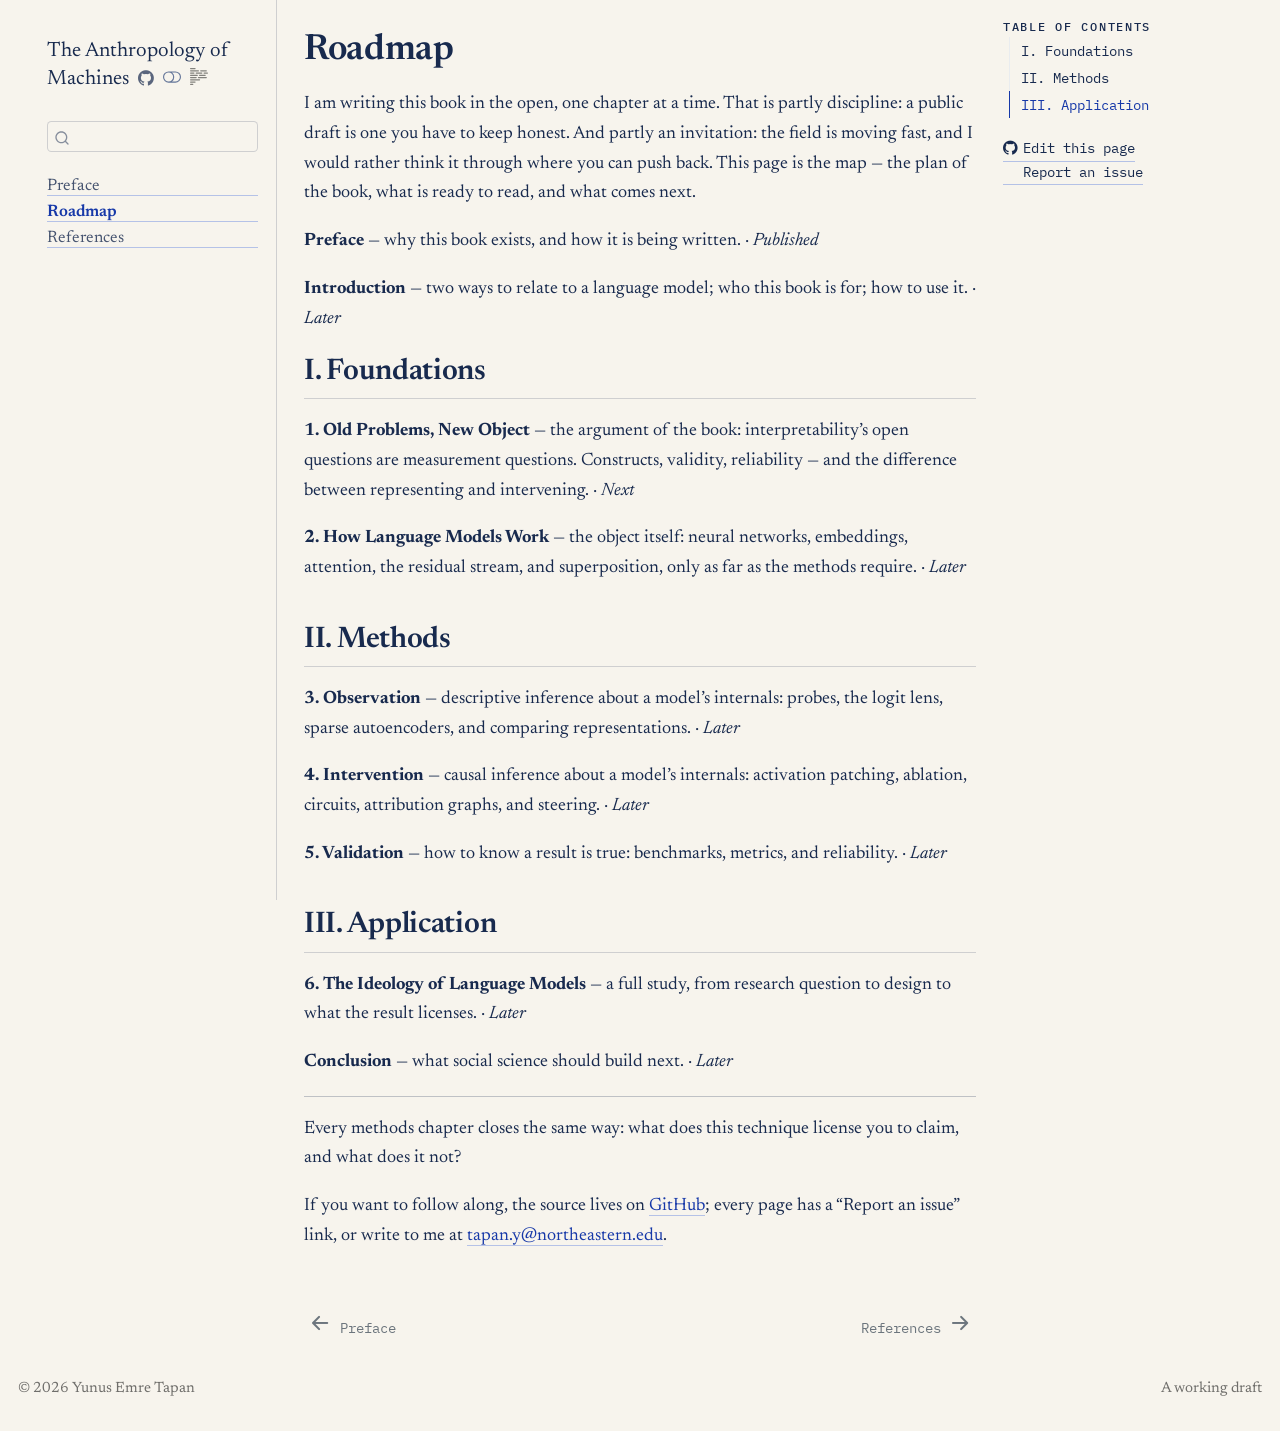
<file: roadmap.html>
<!DOCTYPE html>
<html xmlns="http://www.w3.org/1999/xhtml" lang="en" xml:lang="en"><head>

<meta charset="utf-8">
<meta name="generator" content="quarto-1.7.33">

<meta name="viewport" content="width=device-width, initial-scale=1.0, user-scalable=yes">


<title>Roadmap – The Anthropology of Machines</title>
<style>
code{white-space: pre-wrap;}
span.smallcaps{font-variant: small-caps;}
div.columns{display: flex; gap: min(4vw, 1.5em);}
div.column{flex: auto; overflow-x: auto;}
div.hanging-indent{margin-left: 1.5em; text-indent: -1.5em;}
ul.task-list{list-style: none;}
ul.task-list li input[type="checkbox"] {
  width: 0.8em;
  margin: 0 0.8em 0.2em -1em; /* quarto-specific, see https://github.com/quarto-dev/quarto-cli/issues/4556 */ 
  vertical-align: middle;
}
</style>


<script src="site_libs/quarto-nav/quarto-nav.js"></script>
<script src="site_libs/quarto-nav/headroom.min.js"></script>
<script src="site_libs/clipboard/clipboard.min.js"></script>
<script src="site_libs/quarto-search/autocomplete.umd.js"></script>
<script src="site_libs/quarto-search/fuse.min.js"></script>
<script src="site_libs/quarto-search/quarto-search.js"></script>
<meta name="quarto:offset" content="./">
<link href="./references.html" rel="next">
<link href="./index.html" rel="prev">
<script src="site_libs/quarto-html/quarto.js" type="module"></script>
<script src="site_libs/quarto-html/tabsets/tabsets.js" type="module"></script>
<script src="site_libs/quarto-html/popper.min.js"></script>
<script src="site_libs/quarto-html/tippy.umd.min.js"></script>
<script src="site_libs/quarto-html/anchor.min.js"></script>
<link href="site_libs/quarto-html/tippy.css" rel="stylesheet">
<link href="site_libs/quarto-html/quarto-syntax-highlighting-7dd2c49cf871c52c0d0b7ccd4cccec9b.css" rel="stylesheet" class="quarto-color-scheme" id="quarto-text-highlighting-styles">
<link href="site_libs/quarto-html/quarto-syntax-highlighting-dark-d736d2a83940e7dd7c7b223bb3d14eae.css" rel="stylesheet" class="quarto-color-scheme quarto-color-alternate" id="quarto-text-highlighting-styles">
<link href="site_libs/quarto-html/quarto-syntax-highlighting-7dd2c49cf871c52c0d0b7ccd4cccec9b.css" rel="stylesheet" class="quarto-color-scheme-extra" id="quarto-text-highlighting-styles">
<script src="site_libs/bootstrap/bootstrap.min.js"></script>
<link href="site_libs/bootstrap/bootstrap-icons.css" rel="stylesheet">
<link href="site_libs/bootstrap/bootstrap-b2f9ab7451d72006998199e61c1aa75a.min.css" rel="stylesheet" append-hash="true" class="quarto-color-scheme" id="quarto-bootstrap" data-mode="light">
<link href="site_libs/bootstrap/bootstrap-dark-08941d5487da363c9069f67ec573bdab.min.css" rel="stylesheet" append-hash="true" class="quarto-color-scheme quarto-color-alternate" id="quarto-bootstrap" data-mode="dark">
<link href="site_libs/bootstrap/bootstrap-b2f9ab7451d72006998199e61c1aa75a.min.css" rel="stylesheet" append-hash="true" class="quarto-color-scheme-extra" id="quarto-bootstrap" data-mode="light">
<script id="quarto-search-options" type="application/json">{
  "location": "sidebar",
  "copy-button": false,
  "collapse-after": 3,
  "panel-placement": "start",
  "type": "textbox",
  "limit": 50,
  "keyboard-shortcut": [
    "f",
    "/",
    "s"
  ],
  "show-item-context": false,
  "language": {
    "search-no-results-text": "No results",
    "search-matching-documents-text": "matching documents",
    "search-copy-link-title": "Copy link to search",
    "search-hide-matches-text": "Hide additional matches",
    "search-more-match-text": "more match in this document",
    "search-more-matches-text": "more matches in this document",
    "search-clear-button-title": "Clear",
    "search-text-placeholder": "",
    "search-detached-cancel-button-title": "Cancel",
    "search-submit-button-title": "Submit",
    "search-label": "Search"
  }
}</script>


</head>

<body class="nav-sidebar floating quarto-light"><script id="quarto-html-before-body" type="application/javascript">
    const toggleBodyColorMode = (bsSheetEl) => {
      const mode = bsSheetEl.getAttribute("data-mode");
      const bodyEl = window.document.querySelector("body");
      if (mode === "dark") {
        bodyEl.classList.add("quarto-dark");
        bodyEl.classList.remove("quarto-light");
      } else {
        bodyEl.classList.add("quarto-light");
        bodyEl.classList.remove("quarto-dark");
      }
    }
    const toggleBodyColorPrimary = () => {
      const bsSheetEl = window.document.querySelector("link#quarto-bootstrap:not([rel=disabled-stylesheet])");
      if (bsSheetEl) {
        toggleBodyColorMode(bsSheetEl);
      }
    }
    const setColorSchemeToggle = (alternate) => {
      const toggles = window.document.querySelectorAll('.quarto-color-scheme-toggle');
      for (let i=0; i < toggles.length; i++) {
        const toggle = toggles[i];
        if (toggle) {
          if (alternate) {
            toggle.classList.add("alternate");
          } else {
            toggle.classList.remove("alternate");
          }
        }
      }
    };
    const toggleColorMode = (alternate) => {
      // Switch the stylesheets
      const primaryStylesheets = window.document.querySelectorAll('link.quarto-color-scheme:not(.quarto-color-alternate)');
      const alternateStylesheets = window.document.querySelectorAll('link.quarto-color-scheme.quarto-color-alternate');
      manageTransitions('#quarto-margin-sidebar .nav-link', false);
      if (alternate) {
        // note: dark is layered on light, we don't disable primary!
        enableStylesheet(alternateStylesheets);
        for (const sheetNode of alternateStylesheets) {
          if (sheetNode.id === "quarto-bootstrap") {
            toggleBodyColorMode(sheetNode);
          }
        }
      } else {
        disableStylesheet(alternateStylesheets);
        enableStylesheet(primaryStylesheets)
        toggleBodyColorPrimary();
      }
      manageTransitions('#quarto-margin-sidebar .nav-link', true);
      // Switch the toggles
      setColorSchemeToggle(alternate)
      // Hack to workaround the fact that safari doesn't
      // properly recolor the scrollbar when toggling (#1455)
      if (navigator.userAgent.indexOf('Safari') > 0 && navigator.userAgent.indexOf('Chrome') == -1) {
        manageTransitions("body", false);
        window.scrollTo(0, 1);
        setTimeout(() => {
          window.scrollTo(0, 0);
          manageTransitions("body", true);
        }, 40);
      }
    }
    const disableStylesheet = (stylesheets) => {
      for (let i=0; i < stylesheets.length; i++) {
        const stylesheet = stylesheets[i];
        stylesheet.rel = 'disabled-stylesheet';
      }
    }
    const enableStylesheet = (stylesheets) => {
      for (let i=0; i < stylesheets.length; i++) {
        const stylesheet = stylesheets[i];
        if(stylesheet.rel !== 'stylesheet') { // for Chrome, which will still FOUC without this check
          stylesheet.rel = 'stylesheet';
        }
      }
    }
    const manageTransitions = (selector, allowTransitions) => {
      const els = window.document.querySelectorAll(selector);
      for (let i=0; i < els.length; i++) {
        const el = els[i];
        if (allowTransitions) {
          el.classList.remove('notransition');
        } else {
          el.classList.add('notransition');
        }
      }
    }
    const isFileUrl = () => {
      return window.location.protocol === 'file:';
    }
    const hasAlternateSentinel = () => {
      let styleSentinel = getColorSchemeSentinel();
      if (styleSentinel !== null) {
        return styleSentinel === "alternate";
      } else {
        return false;
      }
    }
    const setStyleSentinel = (alternate) => {
      const value = alternate ? "alternate" : "default";
      if (!isFileUrl()) {
        window.localStorage.setItem("quarto-color-scheme", value);
      } else {
        localAlternateSentinel = value;
      }
    }
    const getColorSchemeSentinel = () => {
      if (!isFileUrl()) {
        const storageValue = window.localStorage.getItem("quarto-color-scheme");
        return storageValue != null ? storageValue : localAlternateSentinel;
      } else {
        return localAlternateSentinel;
      }
    }
    const toggleGiscusIfUsed = (isAlternate, darkModeDefault) => {
      const baseTheme = document.querySelector('#giscus-base-theme')?.value ?? 'light';
      const alternateTheme = document.querySelector('#giscus-alt-theme')?.value ?? 'dark';
      let newTheme = '';
      if(authorPrefersDark) {
        newTheme = isAlternate ? baseTheme : alternateTheme;
      } else {
        newTheme = isAlternate ? alternateTheme : baseTheme;
      }
      const changeGiscusTheme = () => {
        // From: https://github.com/giscus/giscus/issues/336
        const sendMessage = (message) => {
          const iframe = document.querySelector('iframe.giscus-frame');
          if (!iframe) return;
          iframe.contentWindow.postMessage({ giscus: message }, 'https://giscus.app');
        }
        sendMessage({
          setConfig: {
            theme: newTheme
          }
        });
      }
      const isGiscussLoaded = window.document.querySelector('iframe.giscus-frame') !== null;
      if (isGiscussLoaded) {
        changeGiscusTheme();
      }
    };
    const authorPrefersDark = false;
    const queryPrefersDark = window.matchMedia('(prefers-color-scheme: dark)');
    const darkModeDefault = queryPrefersDark.matches;
      document.querySelector('link#quarto-text-highlighting-styles.quarto-color-scheme-extra').rel = 'disabled-stylesheet';
      document.querySelector('link#quarto-bootstrap.quarto-color-scheme-extra').rel = 'disabled-stylesheet';
    let localAlternateSentinel = darkModeDefault ? 'alternate' : 'default';
    // Dark / light mode switch
    window.quartoToggleColorScheme = () => {
      // Read the current dark / light value
      let toAlternate = !hasAlternateSentinel();
      toggleColorMode(toAlternate);
      setStyleSentinel(toAlternate);
      toggleGiscusIfUsed(toAlternate, darkModeDefault);
      window.dispatchEvent(new Event('resize'));
    };
    queryPrefersDark.addEventListener("change", e => {
      if(window.localStorage.getItem("quarto-color-scheme") !== null)
        return;
      const alternate = e.matches
      toggleColorMode(alternate);
      localAlternateSentinel = e.matches ? 'alternate' : 'default'; // this is used alongside local storage!
      toggleGiscusIfUsed(alternate, darkModeDefault);
    });
    // Switch to dark mode if need be
    if (hasAlternateSentinel()) {
      toggleColorMode(true);
    } else {
      toggleColorMode(false);
    }
  </script>

<div id="quarto-search-results"></div>
  <header id="quarto-header" class="headroom fixed-top">
  <nav class="quarto-secondary-nav">
    <div class="container-fluid d-flex">
      <button type="button" class="quarto-btn-toggle btn" data-bs-toggle="collapse" role="button" data-bs-target=".quarto-sidebar-collapse-item" aria-controls="quarto-sidebar" aria-expanded="false" aria-label="Toggle sidebar navigation" onclick="if (window.quartoToggleHeadroom) { window.quartoToggleHeadroom(); }">
        <i class="bi bi-layout-text-sidebar-reverse"></i>
      </button>
        <nav class="quarto-page-breadcrumbs" aria-label="breadcrumb"><ol class="breadcrumb"><li class="breadcrumb-item"><a href="./roadmap.html">Roadmap</a></li></ol></nav>
        <a class="flex-grow-1" role="navigation" data-bs-toggle="collapse" data-bs-target=".quarto-sidebar-collapse-item" aria-controls="quarto-sidebar" aria-expanded="false" aria-label="Toggle sidebar navigation" onclick="if (window.quartoToggleHeadroom) { window.quartoToggleHeadroom(); }">      
        </a>
      <button type="button" class="btn quarto-search-button" aria-label="Search" onclick="window.quartoOpenSearch();">
        <i class="bi bi-search"></i>
      </button>
    </div>
  </nav>
</header>
<!-- content -->
<div id="quarto-content" class="quarto-container page-columns page-rows-contents page-layout-article">
<!-- sidebar -->
  <nav id="quarto-sidebar" class="sidebar collapse collapse-horizontal quarto-sidebar-collapse-item sidebar-navigation floating overflow-auto">
    <div class="pt-lg-2 mt-2 text-left sidebar-header">
    <div class="sidebar-title mb-0 py-0">
      <a href="./">The Anthropology of Machines</a> 
        <div class="sidebar-tools-main tools-wide">
    <a href="https://github.com/tapanyemre/anthropology-of-machines" title="Source Code" class="quarto-navigation-tool px-1" aria-label="Source Code"><i class="bi bi-github"></i></a>
  <a href="" class="quarto-color-scheme-toggle quarto-navigation-tool  px-1" onclick="window.quartoToggleColorScheme(); return false;" title="Toggle dark mode"><i class="bi"></i></a>
  <a href="" class="quarto-reader-toggle quarto-navigation-tool px-1" onclick="window.quartoToggleReader(); return false;" title="Toggle reader mode">
  <div class="quarto-reader-toggle-btn">
  <i class="bi"></i>
  </div>
</a>
</div>
    </div>
      </div>
        <div class="mt-2 flex-shrink-0 align-items-center">
        <div class="sidebar-search">
        <div id="quarto-search" class="" title="Search"></div>
        </div>
        </div>
    <div class="sidebar-menu-container"> 
    <ul class="list-unstyled mt-1">
        <li class="sidebar-item">
  <div class="sidebar-item-container"> 
  <a href="./index.html" class="sidebar-item-text sidebar-link">
 <span class="menu-text">Preface</span></a>
  </div>
</li>
        <li class="sidebar-item">
  <div class="sidebar-item-container"> 
  <a href="./roadmap.html" class="sidebar-item-text sidebar-link active">
 <span class="menu-text">Roadmap</span></a>
  </div>
</li>
        <li class="sidebar-item">
  <div class="sidebar-item-container"> 
  <a href="./references.html" class="sidebar-item-text sidebar-link">
 <span class="menu-text">References</span></a>
  </div>
</li>
    </ul>
    </div>
</nav>
<div id="quarto-sidebar-glass" class="quarto-sidebar-collapse-item" data-bs-toggle="collapse" data-bs-target=".quarto-sidebar-collapse-item"></div>
<!-- margin-sidebar -->
    <div id="quarto-margin-sidebar" class="sidebar margin-sidebar">
        <nav id="TOC" role="doc-toc" class="toc-active">
    <h2 id="toc-title">Table of contents</h2>
   
  <ul>
  <li><a href="#i.-foundations" id="toc-i.-foundations" class="nav-link active" data-scroll-target="#i.-foundations">I. Foundations</a></li>
  <li><a href="#ii.-methods" id="toc-ii.-methods" class="nav-link" data-scroll-target="#ii.-methods">II. Methods</a></li>
  <li><a href="#iii.-application" id="toc-iii.-application" class="nav-link" data-scroll-target="#iii.-application">III. Application</a></li>
  </ul>
<div class="toc-actions"><ul><li><a href="https://github.com/tapanyemre/anthropology-of-machines/edit/main/roadmap.qmd" class="toc-action"><i class="bi bi-github"></i>Edit this page</a></li><li><a href="https://github.com/tapanyemre/anthropology-of-machines/issues/new" class="toc-action"><i class="bi empty"></i>Report an issue</a></li></ul></div></nav>
    </div>
<!-- main -->
<main class="content" id="quarto-document-content">


<header id="title-block-header" class="quarto-title-block default">
<div class="quarto-title">
<h1 class="title">Roadmap</h1>
</div>



<div class="quarto-title-meta">

    
  
    
  </div>
  


</header>


<p>I am writing this book in the open, one chapter at a time. That is partly discipline: a public draft is one you have to keep honest. And partly an invitation: the field is moving fast, and I would rather think it through where you can push back. This page is the map — the plan of the book, what is ready to read, and what comes next.</p>
<p><strong>Preface</strong> — why this book exists, and how it is being written. · <em>Published</em></p>
<p><strong>Introduction</strong> — two ways to relate to a language model; who this book is for; how to use it. · <em>Later</em></p>
<section id="i.-foundations" class="level2">
<h2 class="anchored" data-anchor-id="i.-foundations">I. Foundations</h2>
<p><strong>1. Old Problems, New Object</strong> — the argument of the book: interpretability’s open questions are measurement questions. Constructs, validity, reliability — and the difference between representing and intervening. · <em>Next</em></p>
<p><strong>2. How Language Models Work</strong> — the object itself: neural networks, embeddings, attention, the residual stream, and superposition, only as far as the methods require. · <em>Later</em></p>
</section>
<section id="ii.-methods" class="level2">
<h2 class="anchored" data-anchor-id="ii.-methods">II. Methods</h2>
<p><strong>3. Observation</strong> — descriptive inference about a model’s internals: probes, the logit lens, sparse autoencoders, and comparing representations. · <em>Later</em></p>
<p><strong>4. Intervention</strong> — causal inference about a model’s internals: activation patching, ablation, circuits, attribution graphs, and steering. · <em>Later</em></p>
<p><strong>5. Validation</strong> — how to know a result is true: benchmarks, metrics, and reliability. · <em>Later</em></p>
</section>
<section id="iii.-application" class="level2">
<h2 class="anchored" data-anchor-id="iii.-application">III. Application</h2>
<p><strong>6. The Ideology of Language Models</strong> — a full study, from research question to design to what the result licenses. · <em>Later</em></p>
<p><strong>Conclusion</strong> — what social science should build next. · <em>Later</em></p>
<hr>
<p>Every methods chapter closes the same way: what does this technique license you to claim, and what does it not?</p>
<p>If you want to follow along, the source lives on <a href="https://github.com/tapanyemre/anthropology-of-machines">GitHub</a>; every page has a “Report an issue” link, or write to me at <a href="mailto:tapan.y@northeastern.edu">tapan.y@northeastern.edu</a>.</p>


</section>

</main> <!-- /main -->
<script id="quarto-html-after-body" type="application/javascript">
  window.document.addEventListener("DOMContentLoaded", function (event) {
    // Ensure there is a toggle, if there isn't float one in the top right
    if (window.document.querySelector('.quarto-color-scheme-toggle') === null) {
      const a = window.document.createElement('a');
      a.classList.add('top-right');
      a.classList.add('quarto-color-scheme-toggle');
      a.href = "";
      a.onclick = function() { try { window.quartoToggleColorScheme(); } catch {} return false; };
      const i = window.document.createElement("i");
      i.classList.add('bi');
      a.appendChild(i);
      window.document.body.appendChild(a);
    }
    setColorSchemeToggle(hasAlternateSentinel())
    const icon = "";
    const anchorJS = new window.AnchorJS();
    anchorJS.options = {
      placement: 'right',
      icon: icon
    };
    anchorJS.add('.anchored');
    const isCodeAnnotation = (el) => {
      for (const clz of el.classList) {
        if (clz.startsWith('code-annotation-')) {                     
          return true;
        }
      }
      return false;
    }
    const onCopySuccess = function(e) {
      // button target
      const button = e.trigger;
      // don't keep focus
      button.blur();
      // flash "checked"
      button.classList.add('code-copy-button-checked');
      var currentTitle = button.getAttribute("title");
      button.setAttribute("title", "Copied!");
      let tooltip;
      if (window.bootstrap) {
        button.setAttribute("data-bs-toggle", "tooltip");
        button.setAttribute("data-bs-placement", "left");
        button.setAttribute("data-bs-title", "Copied!");
        tooltip = new bootstrap.Tooltip(button, 
          { trigger: "manual", 
            customClass: "code-copy-button-tooltip",
            offset: [0, -8]});
        tooltip.show();    
      }
      setTimeout(function() {
        if (tooltip) {
          tooltip.hide();
          button.removeAttribute("data-bs-title");
          button.removeAttribute("data-bs-toggle");
          button.removeAttribute("data-bs-placement");
        }
        button.setAttribute("title", currentTitle);
        button.classList.remove('code-copy-button-checked');
      }, 1000);
      // clear code selection
      e.clearSelection();
    }
    const getTextToCopy = function(trigger) {
        const codeEl = trigger.previousElementSibling.cloneNode(true);
        for (const childEl of codeEl.children) {
          if (isCodeAnnotation(childEl)) {
            childEl.remove();
          }
        }
        return codeEl.innerText;
    }
    const clipboard = new window.ClipboardJS('.code-copy-button:not([data-in-quarto-modal])', {
      text: getTextToCopy
    });
    clipboard.on('success', onCopySuccess);
    if (window.document.getElementById('quarto-embedded-source-code-modal')) {
      const clipboardModal = new window.ClipboardJS('.code-copy-button[data-in-quarto-modal]', {
        text: getTextToCopy,
        container: window.document.getElementById('quarto-embedded-source-code-modal')
      });
      clipboardModal.on('success', onCopySuccess);
    }
      var localhostRegex = new RegExp(/^(?:http|https):\/\/localhost\:?[0-9]*\//);
      var mailtoRegex = new RegExp(/^mailto:/);
        var filterRegex = new RegExp("https:\/\/yemretapan\.com\/anthropology-of-machines");
      var isInternal = (href) => {
          return filterRegex.test(href) || localhostRegex.test(href) || mailtoRegex.test(href);
      }
      // Inspect non-navigation links and adorn them if external
     var links = window.document.querySelectorAll('a[href]:not(.nav-link):not(.navbar-brand):not(.toc-action):not(.sidebar-link):not(.sidebar-item-toggle):not(.pagination-link):not(.no-external):not([aria-hidden]):not(.dropdown-item):not(.quarto-navigation-tool):not(.about-link)');
      for (var i=0; i<links.length; i++) {
        const link = links[i];
        if (!isInternal(link.href)) {
          // undo the damage that might have been done by quarto-nav.js in the case of
          // links that we want to consider external
          if (link.dataset.originalHref !== undefined) {
            link.href = link.dataset.originalHref;
          }
        }
      }
    function tippyHover(el, contentFn, onTriggerFn, onUntriggerFn) {
      const config = {
        allowHTML: true,
        maxWidth: 500,
        delay: 100,
        arrow: false,
        appendTo: function(el) {
            return el.parentElement;
        },
        interactive: true,
        interactiveBorder: 10,
        theme: 'quarto',
        placement: 'bottom-start',
      };
      if (contentFn) {
        config.content = contentFn;
      }
      if (onTriggerFn) {
        config.onTrigger = onTriggerFn;
      }
      if (onUntriggerFn) {
        config.onUntrigger = onUntriggerFn;
      }
      window.tippy(el, config); 
    }
    const noterefs = window.document.querySelectorAll('a[role="doc-noteref"]');
    for (var i=0; i<noterefs.length; i++) {
      const ref = noterefs[i];
      tippyHover(ref, function() {
        // use id or data attribute instead here
        let href = ref.getAttribute('data-footnote-href') || ref.getAttribute('href');
        try { href = new URL(href).hash; } catch {}
        const id = href.replace(/^#\/?/, "");
        const note = window.document.getElementById(id);
        if (note) {
          return note.innerHTML;
        } else {
          return "";
        }
      });
    }
    const xrefs = window.document.querySelectorAll('a.quarto-xref');
    const processXRef = (id, note) => {
      // Strip column container classes
      const stripColumnClz = (el) => {
        el.classList.remove("page-full", "page-columns");
        if (el.children) {
          for (const child of el.children) {
            stripColumnClz(child);
          }
        }
      }
      stripColumnClz(note)
      if (id === null || id.startsWith('sec-')) {
        // Special case sections, only their first couple elements
        const container = document.createElement("div");
        if (note.children && note.children.length > 2) {
          container.appendChild(note.children[0].cloneNode(true));
          for (let i = 1; i < note.children.length; i++) {
            const child = note.children[i];
            if (child.tagName === "P" && child.innerText === "") {
              continue;
            } else {
              container.appendChild(child.cloneNode(true));
              break;
            }
          }
          if (window.Quarto?.typesetMath) {
            window.Quarto.typesetMath(container);
          }
          return container.innerHTML
        } else {
          if (window.Quarto?.typesetMath) {
            window.Quarto.typesetMath(note);
          }
          return note.innerHTML;
        }
      } else {
        // Remove any anchor links if they are present
        const anchorLink = note.querySelector('a.anchorjs-link');
        if (anchorLink) {
          anchorLink.remove();
        }
        if (window.Quarto?.typesetMath) {
          window.Quarto.typesetMath(note);
        }
        if (note.classList.contains("callout")) {
          return note.outerHTML;
        } else {
          return note.innerHTML;
        }
      }
    }
    for (var i=0; i<xrefs.length; i++) {
      const xref = xrefs[i];
      tippyHover(xref, undefined, function(instance) {
        instance.disable();
        let url = xref.getAttribute('href');
        let hash = undefined; 
        if (url.startsWith('#')) {
          hash = url;
        } else {
          try { hash = new URL(url).hash; } catch {}
        }
        if (hash) {
          const id = hash.replace(/^#\/?/, "");
          const note = window.document.getElementById(id);
          if (note !== null) {
            try {
              const html = processXRef(id, note.cloneNode(true));
              instance.setContent(html);
            } finally {
              instance.enable();
              instance.show();
            }
          } else {
            // See if we can fetch this
            fetch(url.split('#')[0])
            .then(res => res.text())
            .then(html => {
              const parser = new DOMParser();
              const htmlDoc = parser.parseFromString(html, "text/html");
              const note = htmlDoc.getElementById(id);
              if (note !== null) {
                const html = processXRef(id, note);
                instance.setContent(html);
              } 
            }).finally(() => {
              instance.enable();
              instance.show();
            });
          }
        } else {
          // See if we can fetch a full url (with no hash to target)
          // This is a special case and we should probably do some content thinning / targeting
          fetch(url)
          .then(res => res.text())
          .then(html => {
            const parser = new DOMParser();
            const htmlDoc = parser.parseFromString(html, "text/html");
            const note = htmlDoc.querySelector('main.content');
            if (note !== null) {
              // This should only happen for chapter cross references
              // (since there is no id in the URL)
              // remove the first header
              if (note.children.length > 0 && note.children[0].tagName === "HEADER") {
                note.children[0].remove();
              }
              const html = processXRef(null, note);
              instance.setContent(html);
            } 
          }).finally(() => {
            instance.enable();
            instance.show();
          });
        }
      }, function(instance) {
      });
    }
        let selectedAnnoteEl;
        const selectorForAnnotation = ( cell, annotation) => {
          let cellAttr = 'data-code-cell="' + cell + '"';
          let lineAttr = 'data-code-annotation="' +  annotation + '"';
          const selector = 'span[' + cellAttr + '][' + lineAttr + ']';
          return selector;
        }
        const selectCodeLines = (annoteEl) => {
          const doc = window.document;
          const targetCell = annoteEl.getAttribute("data-target-cell");
          const targetAnnotation = annoteEl.getAttribute("data-target-annotation");
          const annoteSpan = window.document.querySelector(selectorForAnnotation(targetCell, targetAnnotation));
          const lines = annoteSpan.getAttribute("data-code-lines").split(",");
          const lineIds = lines.map((line) => {
            return targetCell + "-" + line;
          })
          let top = null;
          let height = null;
          let parent = null;
          if (lineIds.length > 0) {
              //compute the position of the single el (top and bottom and make a div)
              const el = window.document.getElementById(lineIds[0]);
              top = el.offsetTop;
              height = el.offsetHeight;
              parent = el.parentElement.parentElement;
            if (lineIds.length > 1) {
              const lastEl = window.document.getElementById(lineIds[lineIds.length - 1]);
              const bottom = lastEl.offsetTop + lastEl.offsetHeight;
              height = bottom - top;
            }
            if (top !== null && height !== null && parent !== null) {
              // cook up a div (if necessary) and position it 
              let div = window.document.getElementById("code-annotation-line-highlight");
              if (div === null) {
                div = window.document.createElement("div");
                div.setAttribute("id", "code-annotation-line-highlight");
                div.style.position = 'absolute';
                parent.appendChild(div);
              }
              div.style.top = top - 2 + "px";
              div.style.height = height + 4 + "px";
              div.style.left = 0;
              let gutterDiv = window.document.getElementById("code-annotation-line-highlight-gutter");
              if (gutterDiv === null) {
                gutterDiv = window.document.createElement("div");
                gutterDiv.setAttribute("id", "code-annotation-line-highlight-gutter");
                gutterDiv.style.position = 'absolute';
                const codeCell = window.document.getElementById(targetCell);
                const gutter = codeCell.querySelector('.code-annotation-gutter');
                gutter.appendChild(gutterDiv);
              }
              gutterDiv.style.top = top - 2 + "px";
              gutterDiv.style.height = height + 4 + "px";
            }
            selectedAnnoteEl = annoteEl;
          }
        };
        const unselectCodeLines = () => {
          const elementsIds = ["code-annotation-line-highlight", "code-annotation-line-highlight-gutter"];
          elementsIds.forEach((elId) => {
            const div = window.document.getElementById(elId);
            if (div) {
              div.remove();
            }
          });
          selectedAnnoteEl = undefined;
        };
          // Handle positioning of the toggle
      window.addEventListener(
        "resize",
        throttle(() => {
          elRect = undefined;
          if (selectedAnnoteEl) {
            selectCodeLines(selectedAnnoteEl);
          }
        }, 10)
      );
      function throttle(fn, ms) {
      let throttle = false;
      let timer;
        return (...args) => {
          if(!throttle) { // first call gets through
              fn.apply(this, args);
              throttle = true;
          } else { // all the others get throttled
              if(timer) clearTimeout(timer); // cancel #2
              timer = setTimeout(() => {
                fn.apply(this, args);
                timer = throttle = false;
              }, ms);
          }
        };
      }
        // Attach click handler to the DT
        const annoteDls = window.document.querySelectorAll('dt[data-target-cell]');
        for (const annoteDlNode of annoteDls) {
          annoteDlNode.addEventListener('click', (event) => {
            const clickedEl = event.target;
            if (clickedEl !== selectedAnnoteEl) {
              unselectCodeLines();
              const activeEl = window.document.querySelector('dt[data-target-cell].code-annotation-active');
              if (activeEl) {
                activeEl.classList.remove('code-annotation-active');
              }
              selectCodeLines(clickedEl);
              clickedEl.classList.add('code-annotation-active');
            } else {
              // Unselect the line
              unselectCodeLines();
              clickedEl.classList.remove('code-annotation-active');
            }
          });
        }
    const findCites = (el) => {
      const parentEl = el.parentElement;
      if (parentEl) {
        const cites = parentEl.dataset.cites;
        if (cites) {
          return {
            el,
            cites: cites.split(' ')
          };
        } else {
          return findCites(el.parentElement)
        }
      } else {
        return undefined;
      }
    };
    var bibliorefs = window.document.querySelectorAll('a[role="doc-biblioref"]');
    for (var i=0; i<bibliorefs.length; i++) {
      const ref = bibliorefs[i];
      const citeInfo = findCites(ref);
      if (citeInfo) {
        tippyHover(citeInfo.el, function() {
          var popup = window.document.createElement('div');
          citeInfo.cites.forEach(function(cite) {
            var citeDiv = window.document.createElement('div');
            citeDiv.classList.add('hanging-indent');
            citeDiv.classList.add('csl-entry');
            var biblioDiv = window.document.getElementById('ref-' + cite);
            if (biblioDiv) {
              citeDiv.innerHTML = biblioDiv.innerHTML;
            }
            popup.appendChild(citeDiv);
          });
          return popup.innerHTML;
        });
      }
    }
  });
  </script>
<input type="hidden" id="giscus-base-theme" value="preferred_color_scheme">
<input type="hidden" id="giscus-alt-theme" value="preferred_color_scheme">
<script>
  function loadGiscus() {
    // Function to get the theme based on body class
    const getTheme = () => {
      let baseTheme = document.getElementById('giscus-base-theme').value;
      let altTheme = document.getElementById('giscus-alt-theme').value;
      if (authorPrefersDark) {
          [baseTheme, altTheme] = [altTheme, baseTheme];
      }
      return document.body.classList.contains('quarto-dark') ? altTheme : baseTheme;
    };
    const script = document.createElement("script");
    script.src = "https://giscus.app/client.js";
    script.async = true;
    script.dataset.repo = "tapanyemre/anthropology-of-machines";
    script.dataset.repoId = "R_kgDOTh5YUg";
    script.dataset.category = "General";
    script.dataset.categoryId = "DIC_kwDOTh5YUs4DB2et";
    script.dataset.mapping = "pathname";
    script.dataset.reactionsEnabled = "1";
    script.dataset.emitMetadata = "0";
    script.dataset.inputPosition = "bottom";
    script.dataset.theme = getTheme();
    script.dataset.lang = "en";
    script.crossOrigin = "anonymous";
    // Append the script to the desired div instead of at the end of the body
    document.getElementById("quarto-content").appendChild(script);
  }
  loadGiscus();
</script>
<nav class="page-navigation">
  <div class="nav-page nav-page-previous">
      <a href="./index.html" class="pagination-link" aria-label="Preface">
        <i class="bi bi-arrow-left-short"></i> <span class="nav-page-text">Preface</span>
      </a>          
  </div>
  <div class="nav-page nav-page-next">
      <a href="./references.html" class="pagination-link" aria-label="References">
        <span class="nav-page-text">References</span> <i class="bi bi-arrow-right-short"></i>
      </a>
  </div>
</nav>
</div> <!-- /content -->
<footer class="footer">
  <div class="nav-footer">
    <div class="nav-footer-left">
<p>© 2026 Yunus Emre Tapan</p>
</div>   
    <div class="nav-footer-center">
      &nbsp;
    <div class="toc-actions d-sm-block d-md-none"><ul><li><a href="https://github.com/tapanyemre/anthropology-of-machines/edit/main/roadmap.qmd" class="toc-action"><i class="bi bi-github"></i>Edit this page</a></li><li><a href="https://github.com/tapanyemre/anthropology-of-machines/issues/new" class="toc-action"><i class="bi empty"></i>Report an issue</a></li></ul></div></div>
    <div class="nav-footer-right">
<p>A working draft</p>
</div>
  </div>
</footer>




</body></html>
</file>
<file: site_libs/quarto-html/tippy.css>
.tippy-box[data-animation=fade][data-state=hidden]{opacity:0}[data-tippy-root]{max-width:calc(100vw - 10px)}.tippy-box{position:relative;background-color:#333;color:#fff;border-radius:4px;font-size:14px;line-height:1.4;white-space:normal;outline:0;transition-property:transform,visibility,opacity}.tippy-box[data-placement^=top]>.tippy-arrow{bottom:0}.tippy-box[data-placement^=top]>.tippy-arrow:before{bottom:-7px;left:0;border-width:8px 8px 0;border-top-color:initial;transform-origin:center top}.tippy-box[data-placement^=bottom]>.tippy-arrow{top:0}.tippy-box[data-placement^=bottom]>.tippy-arrow:before{top:-7px;left:0;border-width:0 8px 8px;border-bottom-color:initial;transform-origin:center bottom}.tippy-box[data-placement^=left]>.tippy-arrow{right:0}.tippy-box[data-placement^=left]>.tippy-arrow:before{border-width:8px 0 8px 8px;border-left-color:initial;right:-7px;transform-origin:center left}.tippy-box[data-placement^=right]>.tippy-arrow{left:0}.tippy-box[data-placement^=right]>.tippy-arrow:before{left:-7px;border-width:8px 8px 8px 0;border-right-color:initial;transform-origin:center right}.tippy-box[data-inertia][data-state=visible]{transition-timing-function:cubic-bezier(.54,1.5,.38,1.11)}.tippy-arrow{width:16px;height:16px;color:#333}.tippy-arrow:before{content:"";position:absolute;border-color:transparent;border-style:solid}.tippy-content{position:relative;padding:5px 9px;z-index:1}
</file>
<file: site_libs/quarto-html/quarto-syntax-highlighting-7dd2c49cf871c52c0d0b7ccd4cccec9b.css>
/* quarto syntax highlight colors */
:root {
  --quarto-hl-ot-color: #003B4F;
  --quarto-hl-at-color: #657422;
  --quarto-hl-ss-color: #20794D;
  --quarto-hl-an-color: #5E5E5E;
  --quarto-hl-fu-color: #4758AB;
  --quarto-hl-st-color: #20794D;
  --quarto-hl-cf-color: #003B4F;
  --quarto-hl-op-color: #5E5E5E;
  --quarto-hl-er-color: #AD0000;
  --quarto-hl-bn-color: #AD0000;
  --quarto-hl-al-color: #AD0000;
  --quarto-hl-va-color: #111111;
  --quarto-hl-bu-color: inherit;
  --quarto-hl-ex-color: inherit;
  --quarto-hl-pp-color: #AD0000;
  --quarto-hl-in-color: #5E5E5E;
  --quarto-hl-vs-color: #20794D;
  --quarto-hl-wa-color: #5E5E5E;
  --quarto-hl-do-color: #5E5E5E;
  --quarto-hl-im-color: #00769E;
  --quarto-hl-ch-color: #20794D;
  --quarto-hl-dt-color: #AD0000;
  --quarto-hl-fl-color: #AD0000;
  --quarto-hl-co-color: #5E5E5E;
  --quarto-hl-cv-color: #5E5E5E;
  --quarto-hl-cn-color: #8f5902;
  --quarto-hl-sc-color: #5E5E5E;
  --quarto-hl-dv-color: #AD0000;
  --quarto-hl-kw-color: #003B4F;
}

/* other quarto variables */
:root {
  --quarto-font-monospace: "IBM Plex Mono", "SFMono-Regular", Menlo, monospace;
}

/* syntax highlight based on Pandoc's rules */
pre > code.sourceCode > span {
  color: #003B4F;
}

code.sourceCode > span {
  color: #003B4F;
}

div.sourceCode,
div.sourceCode pre.sourceCode {
  color: #003B4F;
}

/* Normal */
code span {
  color: #003B4F;
}

/* Alert */
code span.al {
  color: #AD0000;
  font-style: inherit;
}

/* Annotation */
code span.an {
  color: #5E5E5E;
  font-style: inherit;
}

/* Attribute */
code span.at {
  color: #657422;
  font-style: inherit;
}

/* BaseN */
code span.bn {
  color: #AD0000;
  font-style: inherit;
}

/* BuiltIn */
code span.bu {
  font-style: inherit;
}

/* ControlFlow */
code span.cf {
  color: #003B4F;
  font-weight: bold;
  font-style: inherit;
}

/* Char */
code span.ch {
  color: #20794D;
  font-style: inherit;
}

/* Constant */
code span.cn {
  color: #8f5902;
  font-style: inherit;
}

/* Comment */
code span.co {
  color: #5E5E5E;
  font-style: inherit;
}

/* CommentVar */
code span.cv {
  color: #5E5E5E;
  font-style: italic;
}

/* Documentation */
code span.do {
  color: #5E5E5E;
  font-style: italic;
}

/* DataType */
code span.dt {
  color: #AD0000;
  font-style: inherit;
}

/* DecVal */
code span.dv {
  color: #AD0000;
  font-style: inherit;
}

/* Error */
code span.er {
  color: #AD0000;
  font-style: inherit;
}

/* Extension */
code span.ex {
  font-style: inherit;
}

/* Float */
code span.fl {
  color: #AD0000;
  font-style: inherit;
}

/* Function */
code span.fu {
  color: #4758AB;
  font-style: inherit;
}

/* Import */
code span.im {
  color: #00769E;
  font-style: inherit;
}

/* Information */
code span.in {
  color: #5E5E5E;
  font-style: inherit;
}

/* Keyword */
code span.kw {
  color: #003B4F;
  font-weight: bold;
  font-style: inherit;
}

/* Operator */
code span.op {
  color: #5E5E5E;
  font-style: inherit;
}

/* Other */
code span.ot {
  color: #003B4F;
  font-style: inherit;
}

/* Preprocessor */
code span.pp {
  color: #AD0000;
  font-style: inherit;
}

/* SpecialChar */
code span.sc {
  color: #5E5E5E;
  font-style: inherit;
}

/* SpecialString */
code span.ss {
  color: #20794D;
  font-style: inherit;
}

/* String */
code span.st {
  color: #20794D;
  font-style: inherit;
}

/* Variable */
code span.va {
  color: #111111;
  font-style: inherit;
}

/* VerbatimString */
code span.vs {
  color: #20794D;
  font-style: inherit;
}

/* Warning */
code span.wa {
  color: #5E5E5E;
  font-style: italic;
}

.prevent-inlining {
  content: "</";
}

/*# sourceMappingURL=83a793c666cc56e89db0eaaf2370b1ad.css.map */
</file>
<file: site_libs/quarto-html/quarto-syntax-highlighting-dark-d736d2a83940e7dd7c7b223bb3d14eae.css>
/* quarto syntax highlight colors */
:root {
  --quarto-hl-al-color: #f07178;
  --quarto-hl-an-color: #d4d0ab;
  --quarto-hl-at-color: #00e0e0;
  --quarto-hl-bn-color: #d4d0ab;
  --quarto-hl-bu-color: #abe338;
  --quarto-hl-ch-color: #abe338;
  --quarto-hl-co-color: #f8f8f2;
  --quarto-hl-cv-color: #ffd700;
  --quarto-hl-cn-color: #ffd700;
  --quarto-hl-cf-color: #ffa07a;
  --quarto-hl-dt-color: #ffa07a;
  --quarto-hl-dv-color: #d4d0ab;
  --quarto-hl-do-color: #f8f8f2;
  --quarto-hl-er-color: #f07178;
  --quarto-hl-ex-color: #00e0e0;
  --quarto-hl-fl-color: #d4d0ab;
  --quarto-hl-fu-color: #ffa07a;
  --quarto-hl-im-color: #abe338;
  --quarto-hl-in-color: #d4d0ab;
  --quarto-hl-kw-color: #ffa07a;
  --quarto-hl-op-color: #ffa07a;
  --quarto-hl-ot-color: #00e0e0;
  --quarto-hl-pp-color: #dcc6e0;
  --quarto-hl-re-color: #00e0e0;
  --quarto-hl-sc-color: #abe338;
  --quarto-hl-ss-color: #abe338;
  --quarto-hl-st-color: #abe338;
  --quarto-hl-va-color: #00e0e0;
  --quarto-hl-vs-color: #abe338;
  --quarto-hl-wa-color: #dcc6e0;
}

/* other quarto variables */
:root {
  --quarto-font-monospace: "IBM Plex Mono", "SFMono-Regular", Menlo, monospace;
}

/* syntax highlight based on Pandoc's rules */
pre > code.sourceCode > span {
  color: #f8f8f2;
}

code.sourceCode > span {
  color: #f8f8f2;
}

div.sourceCode,
div.sourceCode pre.sourceCode {
  color: #f8f8f2;
}

/* Normal */
code span {
  color: #f8f8f2;
}

/* Alert */
code span.al {
  color: #f07178;
}

/* Annotation */
code span.an {
  color: #d4d0ab;
}

/* Attribute */
code span.at {
  color: #00e0e0;
}

/* BaseN */
code span.bn {
  color: #d4d0ab;
}

/* BuiltIn */
code span.bu {
  color: #abe338;
}

/* ControlFlow */
code span.cf {
  font-weight: bold;
  color: #ffa07a;
}

/* Char */
code span.ch {
  color: #abe338;
}

/* Constant */
code span.cn {
  color: #ffd700;
}

/* Comment */
code span.co {
  font-style: italic;
  color: #f8f8f2;
}

/* CommentVar */
code span.cv {
  color: #ffd700;
}

/* Documentation */
code span.do {
  color: #f8f8f2;
}

/* DataType */
code span.dt {
  color: #ffa07a;
}

/* DecVal */
code span.dv {
  color: #d4d0ab;
}

/* Error */
code span.er {
  color: #f07178;
  text-decoration: underline;
}

/* Extension */
code span.ex {
  font-weight: bold;
  color: #00e0e0;
}

/* Float */
code span.fl {
  color: #d4d0ab;
}

/* Function */
code span.fu {
  color: #ffa07a;
}

/* Import */
code span.im {
  color: #abe338;
}

/* Information */
code span.in {
  color: #d4d0ab;
}

/* Keyword */
code span.kw {
  font-weight: bold;
  color: #ffa07a;
}

/* Operator */
code span.op {
  color: #ffa07a;
}

/* Other */
code span.ot {
  color: #00e0e0;
}

/* Preprocessor */
code span.pp {
  color: #dcc6e0;
}

/* RegionMarker */
code span.re {
  background-color: #f8f8f2;
  color: #00e0e0;
}

/* SpecialChar */
code span.sc {
  color: #abe338;
}

/* SpecialString */
code span.ss {
  color: #abe338;
}

/* String */
code span.st {
  color: #abe338;
}

/* Variable */
code span.va {
  color: #00e0e0;
}

/* VerbatimString */
code span.vs {
  color: #abe338;
}

/* Warning */
code span.wa {
  color: #dcc6e0;
}

.prevent-inlining {
  content: "</";
}

/*# sourceMappingURL=121a9bf5596084ed2843231840467188.css.map */
</file>
